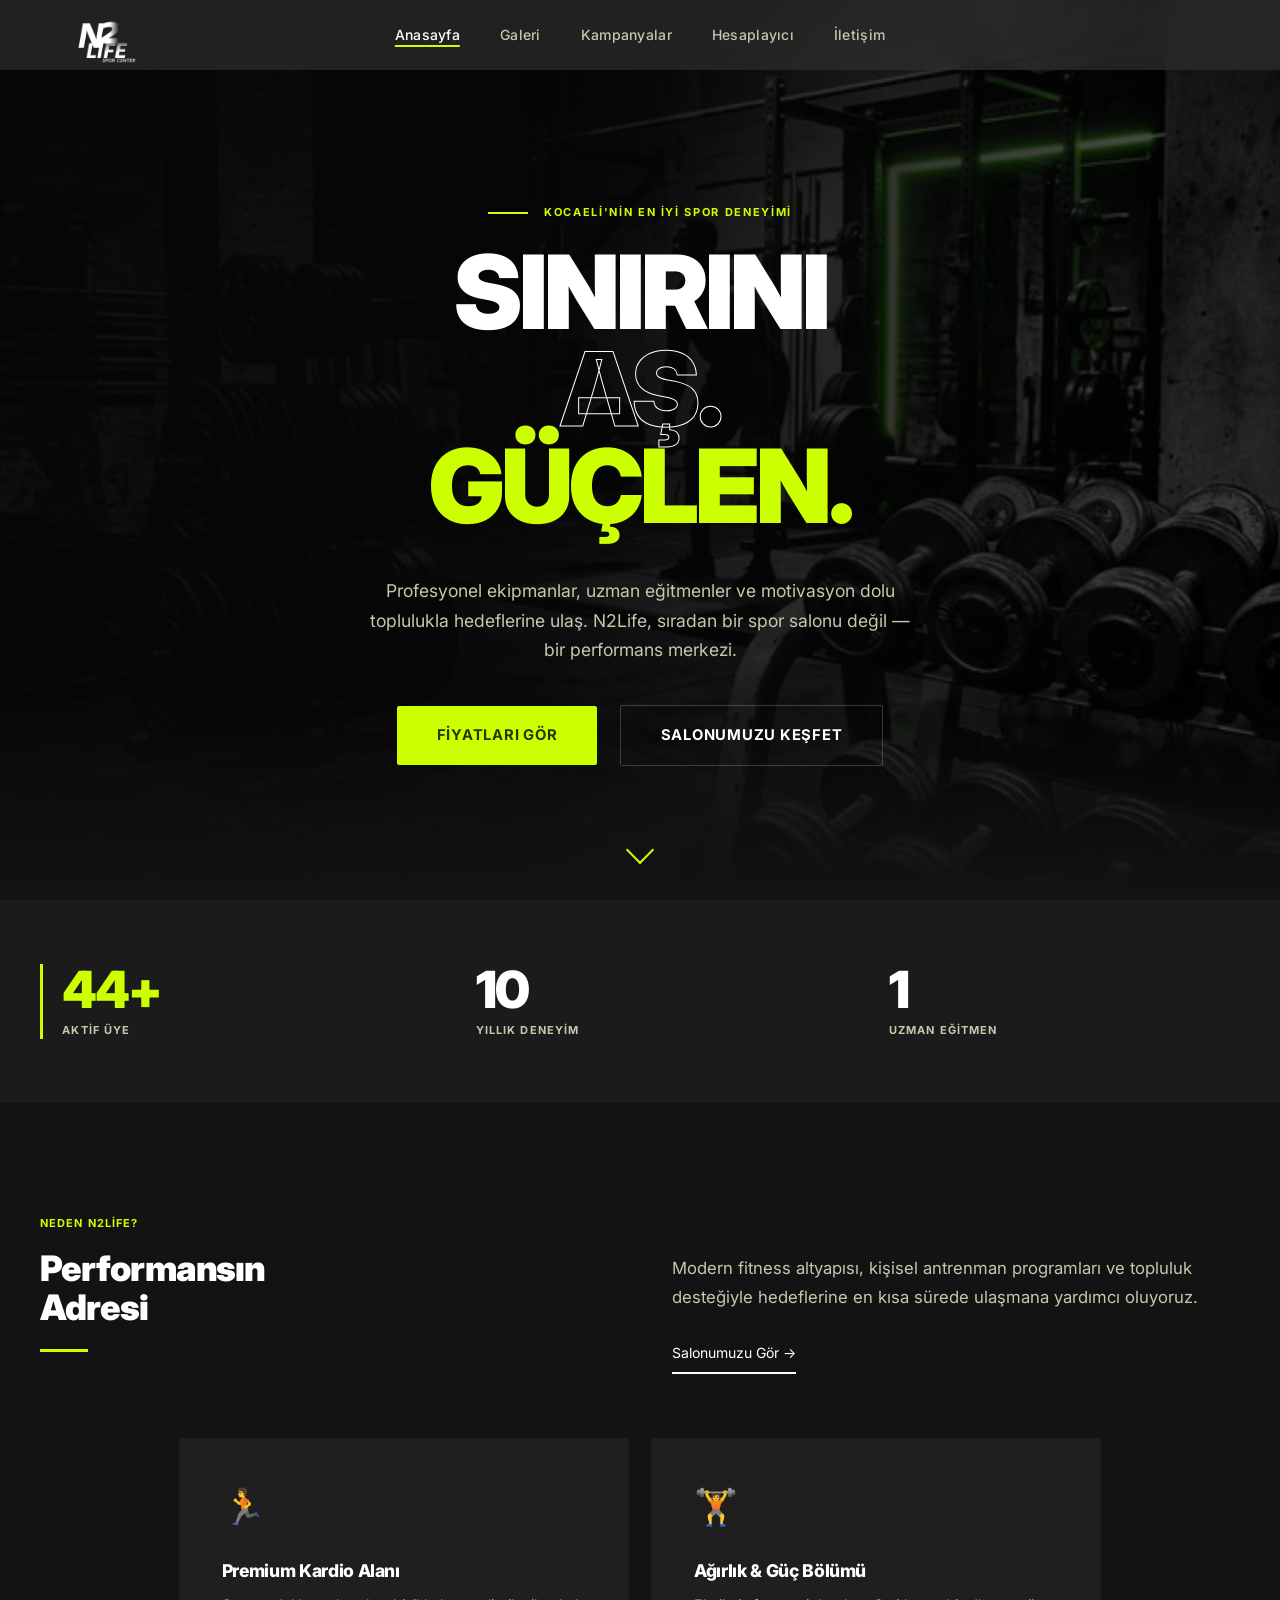
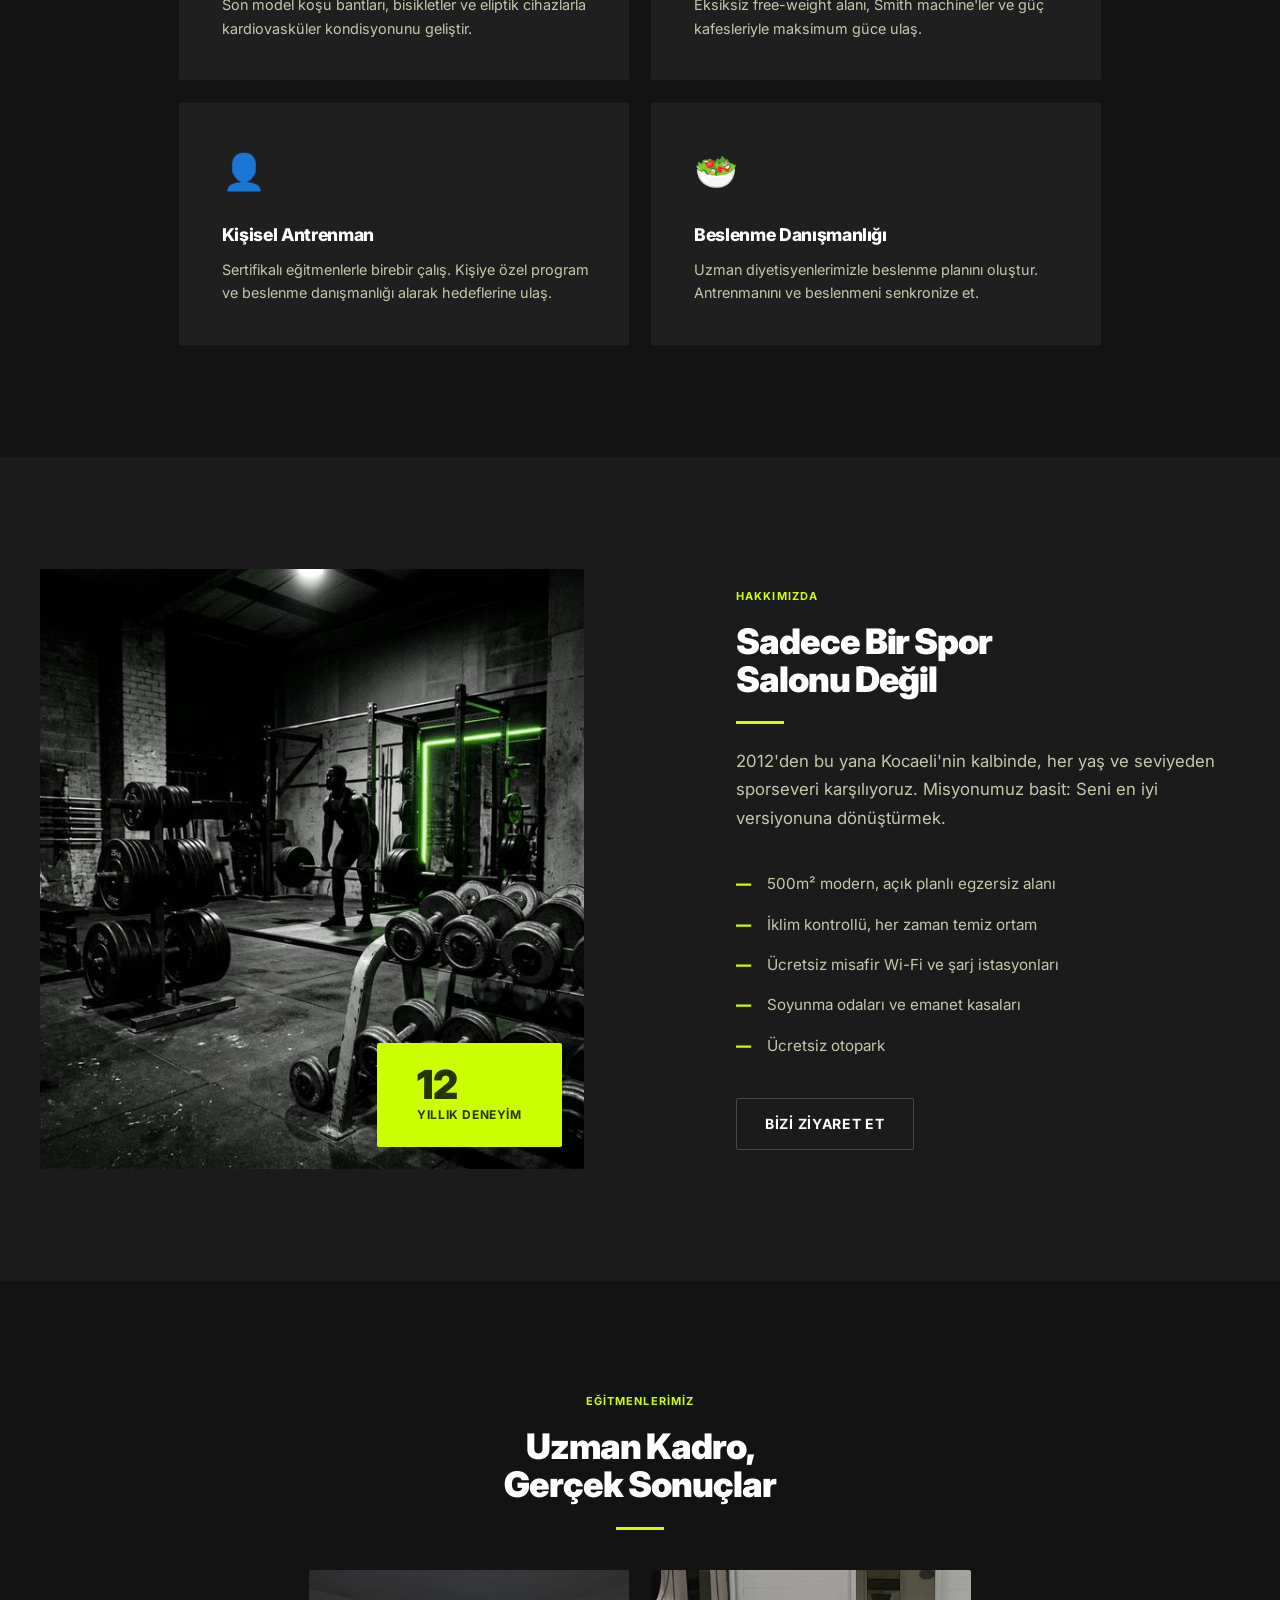
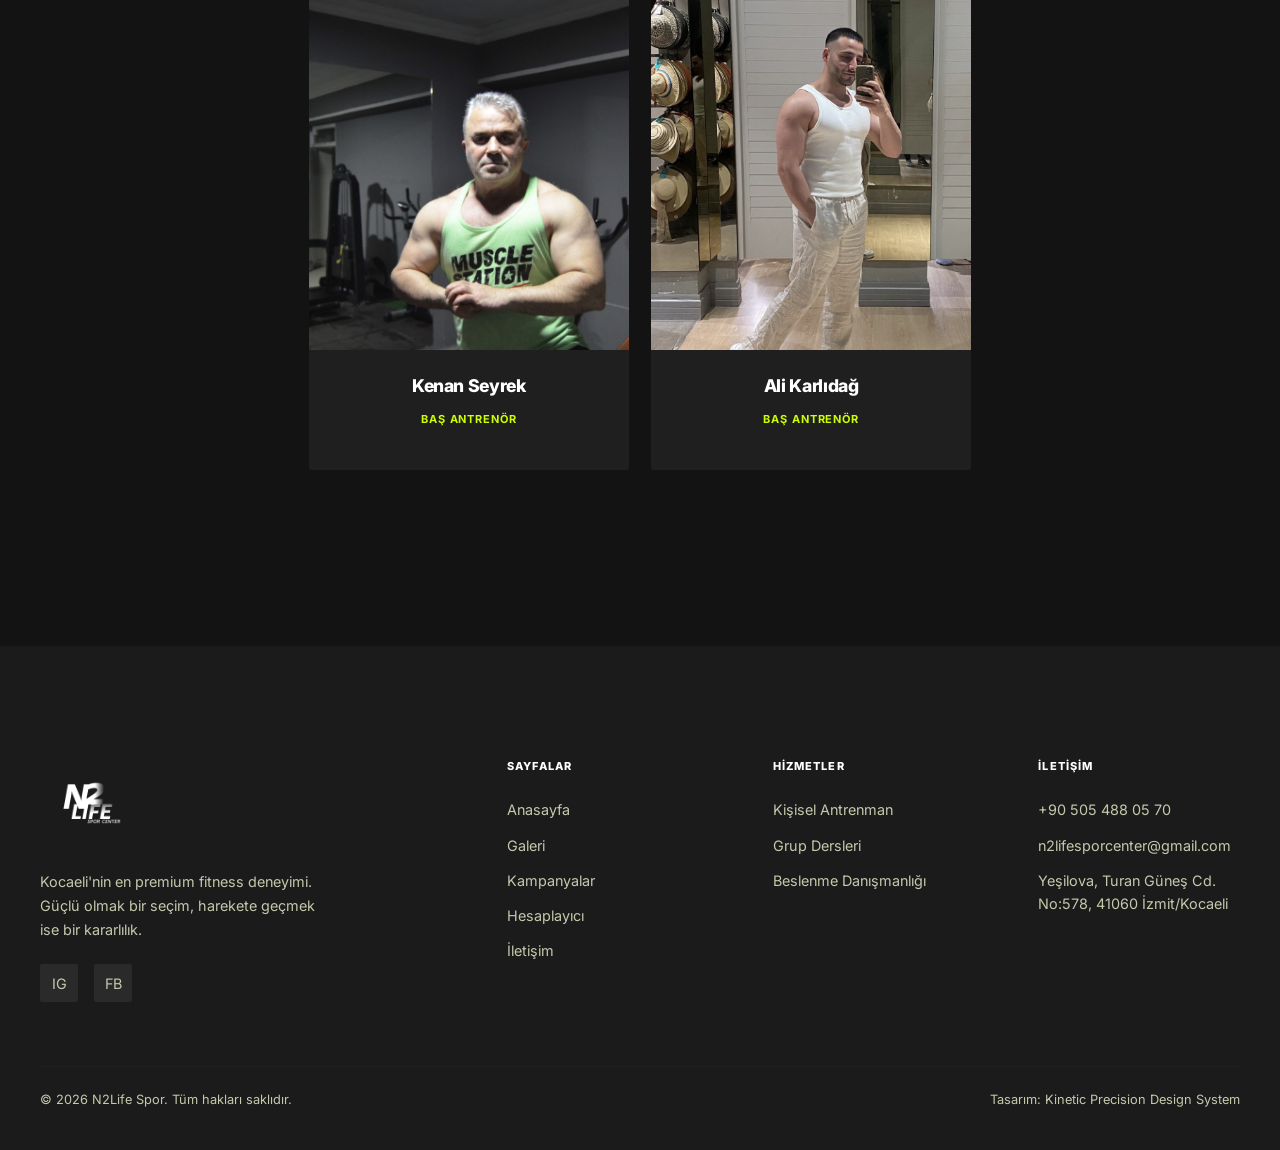
<file: index.html>
<!DOCTYPE html>
<html lang="tr">

<head>
  <meta charset="UTF-8">
  <meta name="viewport" content="width=device-width, initial-scale=1">
  <title>N2Life Spor Salonu | Kocaeli İzmit Premium Fitness</title>
  <meta name="description"
    content="N2Life Spor Salonu – Kocaeli İzmit'in en premium fitness deneyimi. Uzman eğitmenler, en son ekipmanlar ve kişisel antrenman ile hedeflerinize ulaşın.">
  <meta name="keywords"
    content="N2Life, N2Life Spor, Niki Life, Niki spor, N2 Spor, Niki Life Spor Salonu, İzmit Spor Salonu, Kocaeli Spor Salonu, İzmit Fitness, Kocaeli Vücut Geliştirme, Kocaeli Pilates, İzmit Personal Trainer">
  <meta name="robots" content="index, follow">
  <link rel="canonical" href="https://www.n2lifesporcenter.com/">

  <!-- Open Graph -->
  <meta property="og:type" content="website">
  <meta property="og:url" content="https://www.n2lifesporcenter.com/">
  <meta property="og:title" content="N2Life Spor Salonu | Kocaeli İzmit Premium Fitness">
  <meta property="og:description"
    content="N2Life Spor Salonu – Kocaeli İzmit'in en premium fitness deneyimi. Uzman eğitmenler, en son ekipmanlar ve kişisel antrenman ile hedeflerinize ulaşın.">
  <meta property="og:image" content="https://www.n2lifesporcenter.com/img/logo2.png">
  <meta property="og:locale" content="tr_TR">

  <!-- Twitter -->
  <meta property="twitter:card" content="summary_large_image">
  <meta property="twitter:url" content="https://www.n2lifesporcenter.com/">
  <meta property="twitter:title" content="N2Life Spor Salonu | Kocaeli İzmit Premium Fitness">
  <meta property="twitter:description"
    content="N2Life Spor Salonu – Kocaeli İzmit'in en premium fitness deneyimi. Uzman eğitmenler, en son ekipmanlar ve kişisel antrenman ile hedeflerinize ulaşın.">
  <meta property="twitter:image" content="https://www.n2lifesporcenter.com/img/logo2.png">

  <!-- Schema.org -->
  <script type="application/ld+json">
  {
    "@context": "https://schema.org",
    "@type": "HealthClub",
    "name": "N2Life Spor",
    "image": "https://www.n2lifesporcenter.com/img/logo2.png",
    "@id": "",
    "url": "https://www.n2lifesporcenter.com",
    "telephone": "+905054880570",
    "address": {
      "@type": "PostalAddress",
      "streetAddress": "Yeşilova, Turan Güneş Cd. No:578",
      "addressLocality": "İzmit",
      "addressRegion": "Kocaeli",
      "postalCode": "41060",
      "addressCountry": "TR"
    },
    "geo": {
      "@type": "GeoCoordinates",
      "latitude": 40.7816,
      "longitude": 29.9675
    },
    "openingHoursSpecification": [
      {
        "@type": "OpeningHoursSpecification",
        "dayOfWeek": ["Monday", "Tuesday", "Thursday", "Saturday"],
        "opens": "09:30",
        "closes": "23:00"
      },
      {
        "@type": "OpeningHoursSpecification",
        "dayOfWeek": ["Wednesday", "Friday"],
        "opens": "12:00",
        "closes": "23:00"
      },
      {
        "@type": "OpeningHoursSpecification",
        "dayOfWeek": "Sunday",
        "opens": "12:00",
        "closes": "20:00"
      }
    ],
    "sameAs": [
      "https://www.instagram.com/n2lifespor/"
    ]
  }
  </script>
  <link rel="stylesheet" href="css/style.css">
  <link rel="stylesheet" href="css/home.css">
  <link rel="icon" type="image/png" sizes="576x576" href="img/logo2.png">
  <link rel="shortcut icon" type="image/png" sizes="576x576" href="img/logo2.png">
  <link rel="apple-touch-icon" href="img/logo2.png">
</head>

<body>

  <!-- ═══ NAVBAR ═══ -->
  <nav class="navbar" role="navigation" aria-label="Ana navigasyon">
    <a href="index.html" class="nav-logo"><img src="img/N-Photoroom.png" alt="N2Life Spor (Niki Life)"
        style="height: 136px; filter: invert(1) brightness(2);"></a>
    <ul class="nav-links" role="list">
      <li><a href="index.html">Anasayfa</a></li>
      <li><a href="galeri.html">Galeri</a></li>
      <li><a href="kampanyalar.html">Kampanyalar</a></li>
      <li><a href="hesaplayici.html">Hesaplayıcı</a></li>
      <li><a href="iletisim.html">İletişim</a></li>
    </ul>

    <button class="hamburger" aria-label="Menüyü aç/kapat" aria-expanded="false">
      <span></span><span></span><span></span>
    </button>
  </nav>

  <!-- Mobile Menu -->
  <div class="mobile-menu" role="navigation" aria-label="Mobil menü">
    <a href="index.html">Anasayfa</a>
    <a href="galeri.html">Galeri</a>
    <a href="kampanyalar.html">Kampanyalar</a>
    <a href="hesaplayici.html">Hesaplayıcı</a>
    <a href="iletisim.html">İletişim</a>

  </div>

  <!-- ═══ HERO ═══ -->
  <section class="hero" aria-label="Anasayfa hero bölümü">
    <div class="hero-bg"></div>
    <div class="hero-overlay-gradient"></div>
    <div class="hero-content">
      <div class="hero-eyebrow">
        <span class="hero-eyebrow-line"></span>
        <span class="hero-eyebrow-text">Kocaeli'nin En İyi Spor Deneyimi</span>
      </div>
      <h1 class="hero-title">
        SINIRINI<br>
        <span class="outline-text">AŞ.</span><br>
        <span class="accent-word">GÜÇLEN.</span>
      </h1>
      <p class="hero-subtitle">
        Profesyonel ekipmanlar, uzman eğitmenler ve motivasyon dolu toplulukla hedeflerine ulaş. N2Life, sıradan bir
        spor salonu değil — bir performans merkezi.
      </p>
      <div class="hero-actions">
        <a href="kampanyalar.html" class="btn btn-primary btn-lg" id="hero-cta-primary">Fiyatları Gör</a>
        <a href="galeri.html" class="btn btn-secondary btn-lg" id="hero-cta-secondary">Salonumuzu Keşfet</a>
      </div>
    </div>
    <div class="hero-scroll-indicator" aria-hidden="true">
      <div class="scroll-arrow"></div>
    </div>
  </section>

  <!-- ═══ STATS ═══ -->
  <section class="stats-section" aria-label="İstatistikler">
    <div class="stats-inner">
      <div class="stat-card reveal">
        <div class="stat-card-number"><span class="neon" data-count="50">0</span><span class="neon">+</span></div>
        <div class="stat-card-label">Aktif Üye</div>
      </div>
      <div class="stat-card reveal delay-1">
        <div class="stat-card-number"><span data-count="12">0</span></div>
        <div class="stat-card-label">Yıllık Deneyim</div>
      </div>
      <div class="stat-card reveal delay-2">
        <div class="stat-card-number"><span data-count="2">0</span></div>
        <div class="stat-card-label">Uzman Eğitmen</div>
      </div>
    </div>
  </section>

  <!-- ═══ FEATURES ═══ -->
  <section class="features-section" aria-labelledby="features-title">
    <div class="features-inner">
      <div class="features-header">
        <div class="reveal-left">
          <div class="section-label">Neden N2Life?</div>
          <h2 class="section-title" id="features-title">Performansın<br>Adresi</h2>
          <span class="accent-line"></span>
        </div>
        <div class="reveal">
          <p class="section-desc">
            Modern fitness altyapısı, kişisel antrenman programları ve topluluk desteğiyle hedeflerine en kısa sürede
            ulaşmana yardımcı oluyoruz.
          </p>
          <a href="galeri.html" class="btn-tertiary mt-md" style="display:inline-block;">Salonumuzu Gör →</a>
        </div>
      </div>

      <div class="features-grid">
        <div class="feature-card reveal" id="feature-cardio">
          <span class="feature-icon">🏃</span>
          <h3 class="feature-title">Premium Kardio Alanı</h3>
          <p class="feature-text">Son model koşu bantları, bisikletler ve eliptik cihazlarla kardiovasküler kondisyonunu
            geliştir.</p>
        </div>
        <div class="feature-card reveal delay-1" id="feature-weights">
          <span class="feature-icon">🏋️</span>
          <h3 class="feature-title">Ağırlık & Güç Bölümü</h3>
          <p class="feature-text">Eksiksiz free-weight alanı, Smith machine'ler ve güç kafesleriyle maksimum güce ulaş.
          </p>
        </div>
        <div class="feature-card reveal delay-2" id="feature-pt">
          <span class="feature-icon">👤</span>
          <h3 class="feature-title">Kişisel Antrenman</h3>
          <p class="feature-text">Sertifikalı eğitmenlerle birebir çalış. Kişiye özel program ve beslenme danışmanlığı
            alarak hedeflerine ulaş.</p>
        </div>
        <div class="feature-card reveal delay-3" id="feature-nutrition">
          <span class="feature-icon">🥗</span>
          <h3 class="feature-title">Beslenme Danışmanlığı</h3>
          <p class="feature-text">Uzman diyetisyenlerimizle beslenme planını oluştur. Antrenmanını ve beslenmeni
            senkronize et.</p>
        </div>

      </div>
    </div>
  </section>

  <!-- ═══ ABOUT ═══ -->
  <section class="about-section" aria-labelledby="about-title">
    <div class="about-inner">
      <div class="about-image-wrap reveal-left">
        <img src="img/hero.png" alt="N2Life Spor Salonu iç mekanı" loading="lazy">
        <div class="about-image-badge">
          <div class="badge-num">12</div>
          <div class="badge-text">Yıllık Deneyim</div>
        </div>
      </div>
      <div class="about-content reveal">
        <div class="section-label">Hakkımızda</div>
        <h2 class="section-title" id="about-title">Sadece Bir Spor<br>Salonu Değil</h2>
        <span class="accent-line"></span>
        <p class="section-desc">
          2012'den bu yana Kocaeli'nin kalbinde, her yaş ve seviyeden sporseveri karşılıyoruz. Misyonumuz basit: Seni en
          iyi versiyonuna dönüştürmek.
        </p>
        <ul class="about-list">
          <li class="about-list-item">500m² modern, açık planlı egzersiz alanı</li>
          <li class="about-list-item">İklim kontrollü, her zaman temiz ortam</li>
          <li class="about-list-item">Ücretsiz misafir Wi-Fi ve şarj istasyonları</li>
          <li class="about-list-item">Soyunma odaları ve emanet kasaları</li>
          <li class="about-list-item">Ücretsiz otopark</li>
        </ul>
        <a href="iletisim.html" class="btn btn-secondary mt-lg" id="about-contact-btn">Bizi Ziyaret Et</a>
      </div>
    </div>
  </section>

  <!-- ═══ TRAINERS ═══ -->
  <section class="trainers-section" aria-labelledby="trainers-title" style="padding-bottom: var(--space-xl);">
    <div class="trainers-inner">
      <div class="reveal">
        <div class="section-label" style="text-align: center;">Eğitmenlerimiz</div>
        <h2 class="section-title" id="trainers-title" style="text-align: center;">Uzman Kadro,<br>Gerçek Sonuçlar</h2>
        <div style="display:flex; justify-content:center; margin-bottom:var(--space-lg);"><span class="accent-line"
            style="margin: 0 auto;"></span></div>
      </div>
      <div class="trainers-grid"
        style="display: flex; justify-content: center; gap: var(--space-md); margin-top: var(--space-lg);">
        <article class="trainer-card reveal" id="trainer-1" style="max-width: 320px; width: 100%;">
          <img src="img/trainer.jpg" alt="Kenan Seyrek" class="trainer-img" style="height: 380px; object-position: top;"
            loading="lazy">
          <div class="trainer-info" style="text-align: center;">
            <h3 class="trainer-name">Kenan Seyrek</h3>
            <span class="trainer-role">Baş Antrenör</span>
          </div>
        </article>
        <article class="trainer-card reveal" id="trainer-1" style="max-width: 320px; width: 100%;">
          <img src="img/WhatsApp Image 2026-03-29 at 20.59.48.jpeg" alt="Ali Karlıdağ" class="trainer-img"
            style="height: 380px; object-position: top;" loading="lazy">
          <div class="trainer-info" style="text-align: center;">
            <h3 class="trainer-name">Ali Karlıdağ</h3>
            <span class="trainer-role">Baş Antrenör</span>
          </div>
        </article>
      </div>
    </div>
  </section>

  <!-- ═══ FOOTER ═══ -->
  <footer class="footer" role="contentinfo">
    <div class="footer-inner">
      <div class="footer-brand">
        <div class="footer-logo">
          <img src="img/N-Photoroom.png" alt="N2Life Spor (Niki Life)"
            style="height: 136px; filter: invert(1) brightness(2); margin-top: -30px; margin-bottom: -10px; margin-left: -15px;">
        </div>
        <p class="footer-tagline">Kocaeli'nin en premium fitness deneyimi. Güçlü olmak bir seçim, harekete geçmek ise
          bir kararlılık.</p>
        <div class="social-links" aria-label="Sosyal medya linkleri">
          <a href="#" class="social-link" aria-label="Instagram">IG</a>
          <a href="#" class="social-link" aria-label="Facebook">FB</a>
        </div>
      </div>
      <div>
        <h3 class="footer-col-title">Sayfalar</h3>
        <nav class="footer-links" aria-label="Footer navigasyon">
          <a href="index.html">Anasayfa</a>
          <a href="galeri.html">Galeri</a>
          <a href="kampanyalar.html">Kampanyalar</a>
          <a href="hesaplayici.html">Hesaplayıcı</a>
          <a href="iletisim.html">İletişim</a>
        </nav>
      </div>
      <div>
        <h3 class="footer-col-title">Hizmetler</h3>
        <nav class="footer-links" aria-label="Hizmet linkleri">
          <a href="#">Kişisel Antrenman</a>
          <a href="#">Grup Dersleri</a>
          <a href="#">Beslenme Danışmanlığı</a>
        </nav>
      </div>
      <div>
        <h3 class="footer-col-title">İletişim</h3>
        <nav class="footer-links" aria-label="İletişim bilgileri">
          <a href="tel:+90 505 488 05 70">+90 505 488 05 70</a>
          <a href="mailto:n2lifesporcenter@gmail.com">n2lifesporcenter@gmail.com</a>
          <a href="#">Yeşilova, Turan Güneş Cd.<br>No:578, 41060 İzmit/Kocaeli</a>
        </nav>
      </div>
    </div>
    <div class="footer-bottom">
      <span>© 2026 N2Life Spor. Tüm hakları saklıdır.</span>
      <span>Tasarım: Kinetic Precision Design System</span>
    </div>
  </footer>

  <script src="js/main.js"></script>
</body>

</html>
</file>
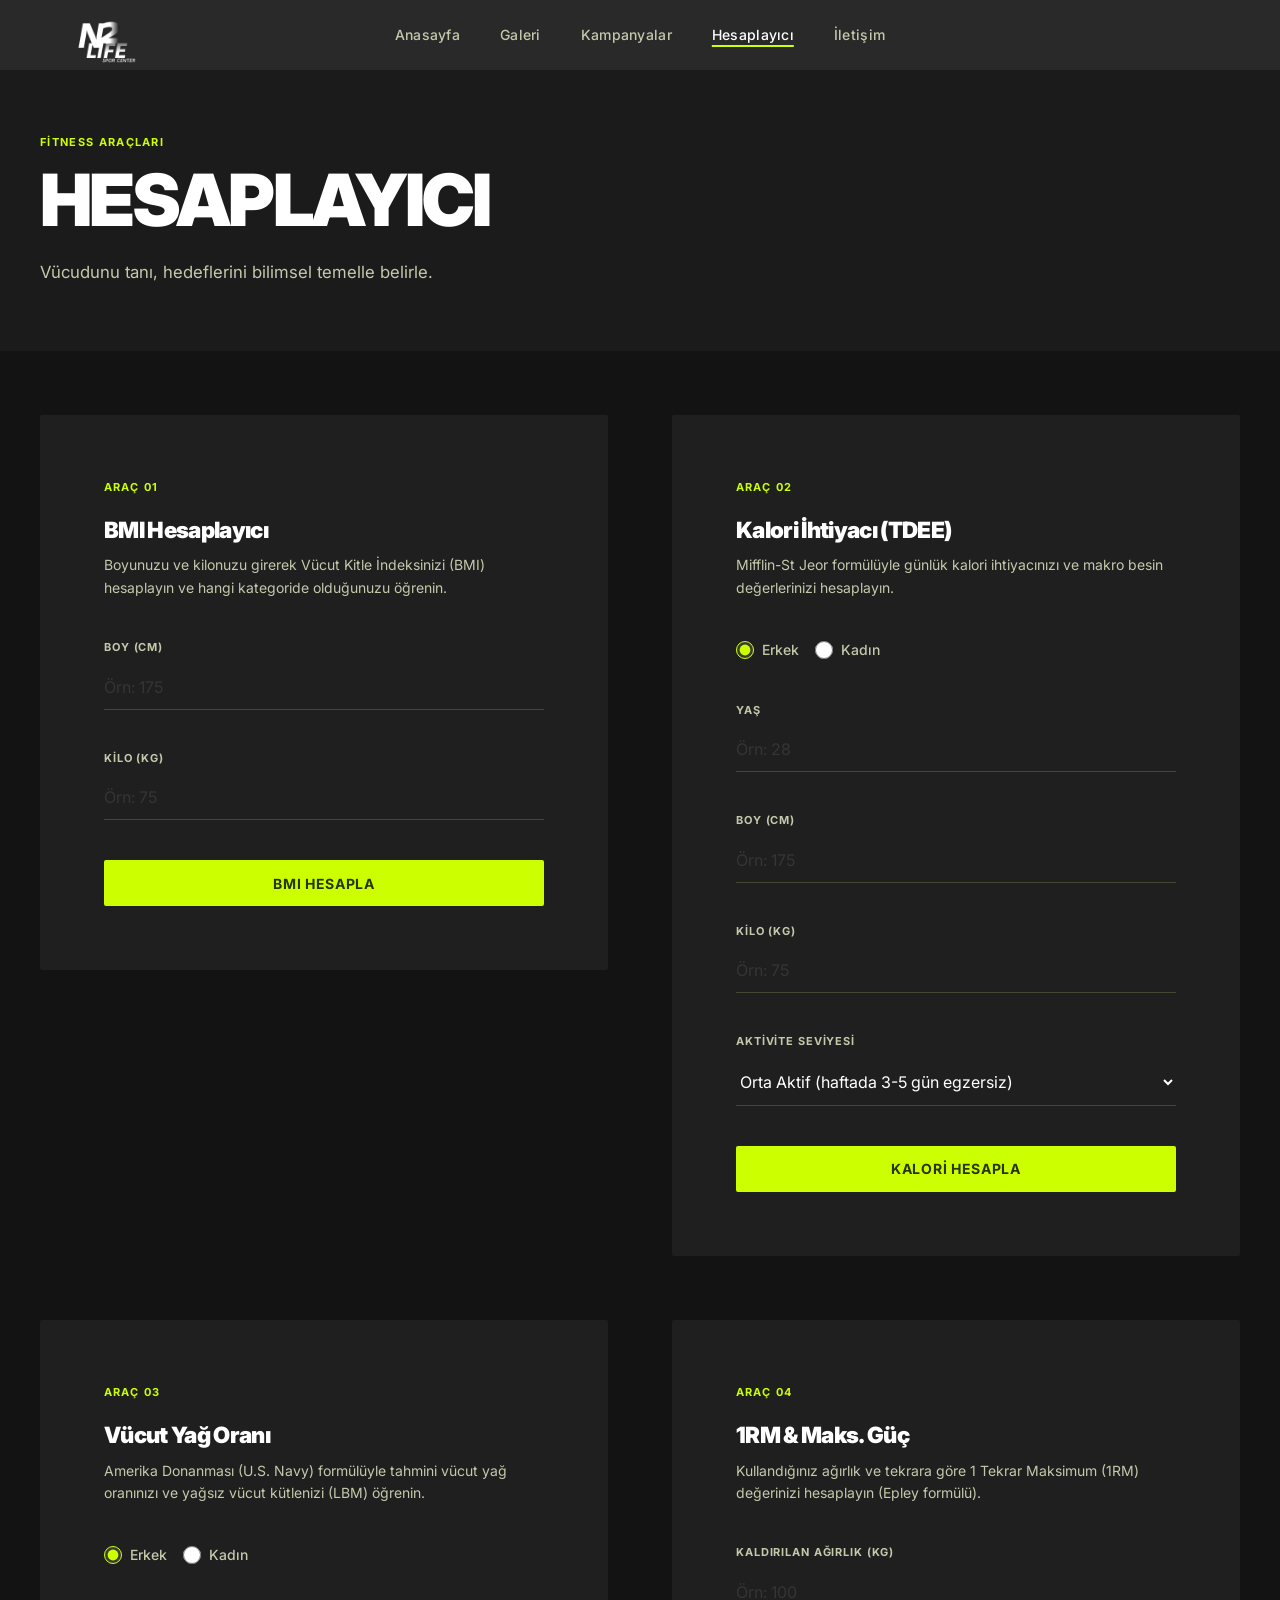
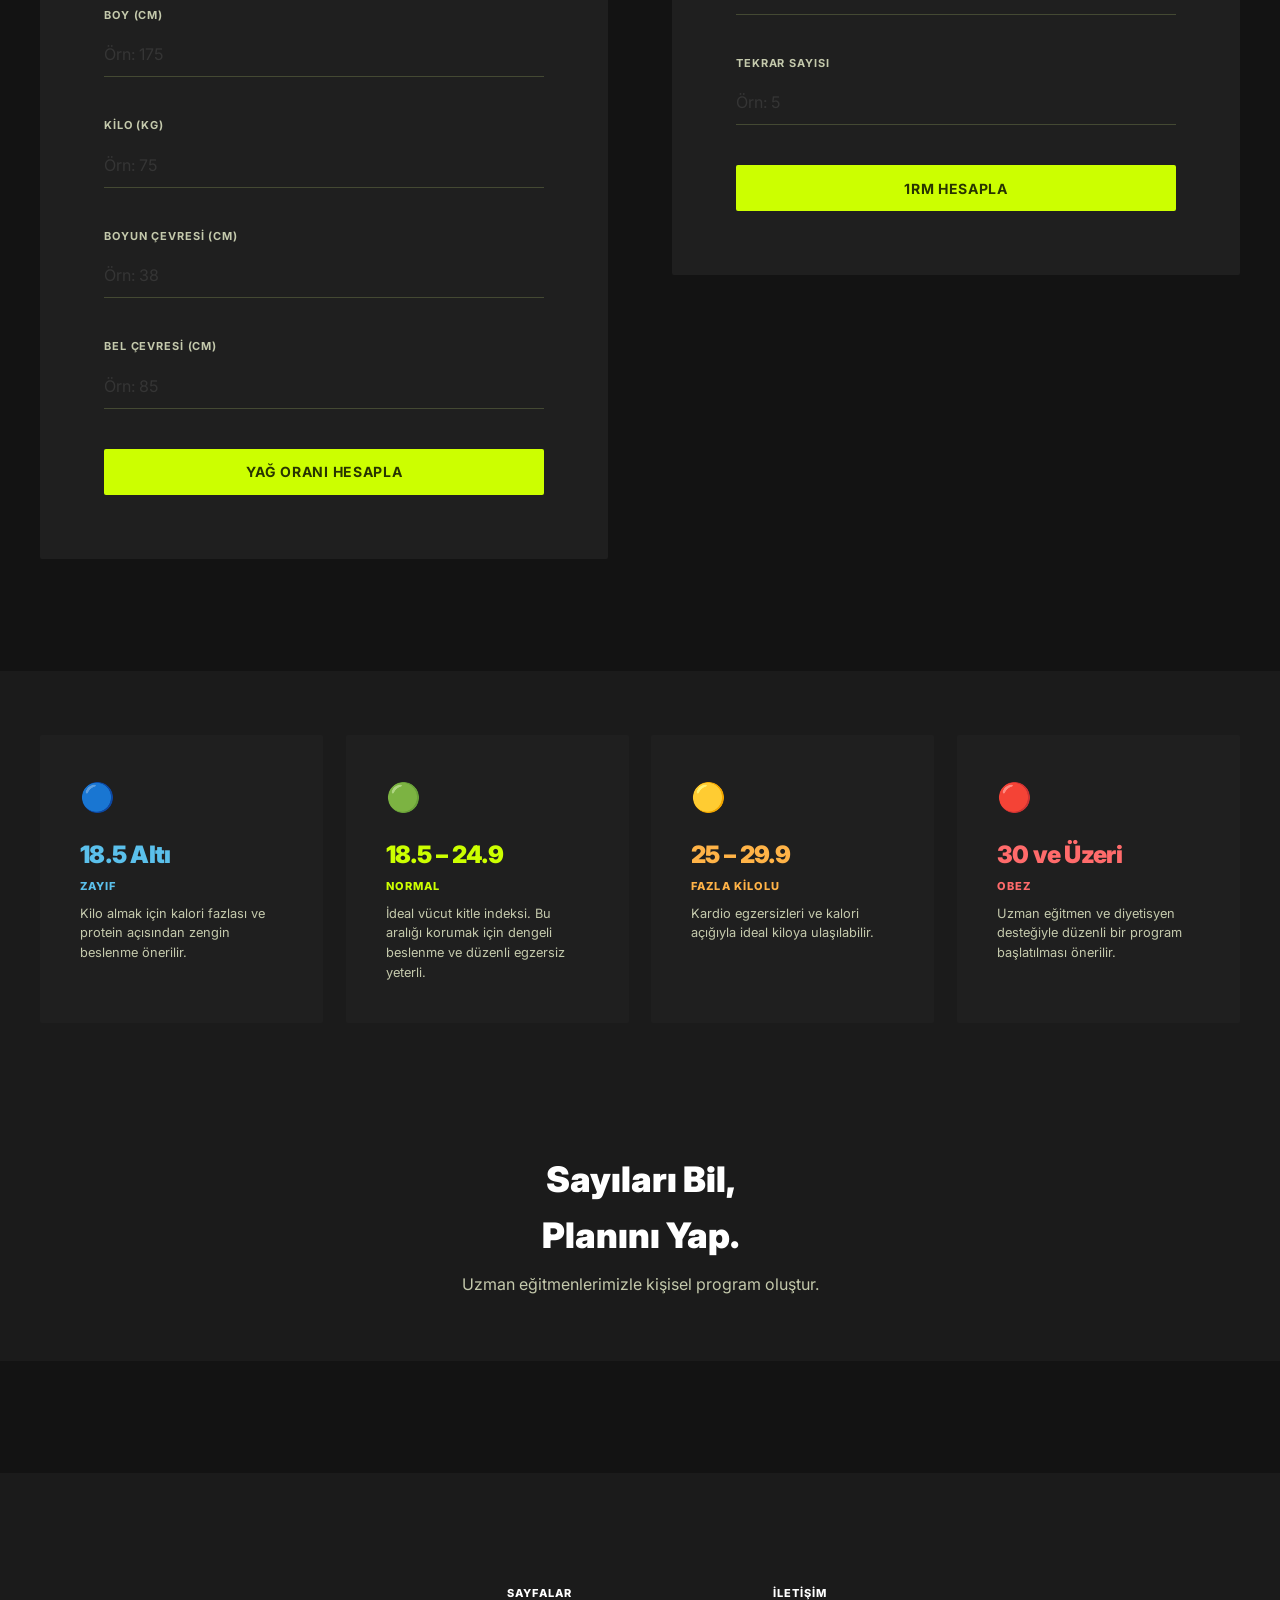
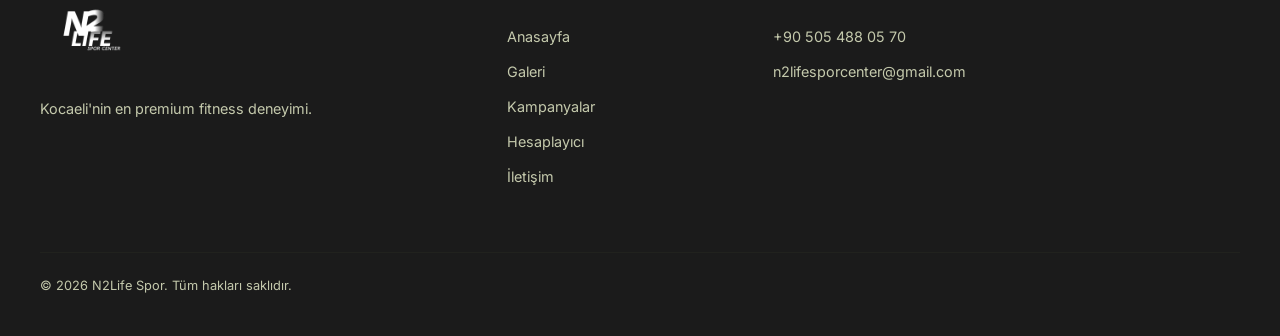
<file: hesaplayici.html>
<!DOCTYPE html>
<html lang="tr">

<head>
  <meta charset="UTF-8">
  <meta name="viewport" content="width=device-width, initial-scale=1">
  <title>Ücretsiz Fitness Hesaplayıcı | BMI, TDEE & 1RM — N2Life</title>
  <meta name="description" content="Ücretsiz online fitness ölçüm araçları. BMI vücut kitle indeksi hesaplayıcı, günlük kalori ihtiyacı (TDEE) ve 1RM (Tekrar Maksimum) hesaplama araçları.">
  <meta name="keywords"
    content="BMI hesaplama, TDEE hesaplama, kalori hesaplama, 1RM hesaplayıcı, vücut kitle indeksi, yağ oranı ölçme, fitness araçları">
  <meta name="robots" content="index, follow">
  <link rel="canonical" href="https://www.n2lifesporcenter.com/hesaplayici.html">
  <meta property="og:type" content="website">
  <meta property="og:url" content="https://www.n2lifesporcenter.com/hesaplayici.html">
  <meta property="og:title" content="Ücretsiz Fitness Hesaplayıcı | BMI, TDEE & 1RM">
  <meta property="og:description" content="BMI vücut kitle indeksi hesaplayıcı, günlük kalori (TDEE) ve 1RM hesaplama araçlarını ücretsiz kullanın.">
  <meta property="og:image" content="https://www.n2lifesporcenter.com/img/logo2.png">
  <meta property="og:locale" content="tr_TR">
  <link rel="stylesheet" href="css/style.css">
  <style>
    .calc-section {
      padding: var(--space-xl) var(--space-lg) var(--space-2xl);
    }

    .calc-inner {
      max-width: 1280px;
      margin: 0 auto;
      display: grid;
      grid-template-columns: 1fr 1fr;
      gap: var(--space-xl);
      align-items: start;
    }

    .calc-card {
      background: var(--surface-container);
      padding: var(--space-xl);
      border-radius: var(--radius-sm);
    }

    .calc-title {
      font-size: 1.4rem;
      font-weight: 900;
      letter-spacing: -0.03em;
      color: var(--primary);
      margin-bottom: 0.4rem;
    }

    .calc-subtitle {
      font-size: 0.875rem;
      color: var(--on-surface-variant);
      margin-bottom: var(--space-lg);
      line-height: 1.6;
    }

    /* BMI Gauge */
    .bmi-gauge {
      position: relative;
      height: 12px;
      border-radius: 6px;
      background: linear-gradient(to right, #5BC0EB 0%, #CCFF00 35%, #FFB347 65%, #FF6B6B 100%);
      margin: var(--space-lg) 0 var(--space-sm);
    }

    .bmi-needle {
      position: absolute;
      top: -4px;
      left: 20%;
      width: 4px;
      height: 20px;
      background: var(--primary);
      border-radius: 2px;
      transition: left 0.6s cubic-bezier(.22, .68, 0, 1.2);
      transform: translateX(-50%);
    }

    .bmi-gauge-labels {
      display: flex;
      justify-content: space-between;
      font-size: 0.65rem;
      font-weight: 700;
      letter-spacing: 0.05em;
      text-transform: uppercase;
      color: var(--on-surface-variant);
      margin-top: 0.5rem;
    }

    /* Result box */
    .result-box {
      display: none;
      background: var(--surface-high);
      padding: var(--space-lg);
      border-radius: var(--radius-sm);
      margin-top: var(--space-lg);
      border-left: 3px solid var(--accent);
    }

    .result-number {
      font-size: 4rem;
      font-weight: 900;
      letter-spacing: -0.05em;
      line-height: 1;
      color: var(--accent);
    }

    .result-label {
      font-size: var(--label-sm);
      font-weight: 700;
      letter-spacing: 0.1em;
      text-transform: uppercase;
      color: var(--on-surface-variant);
      margin-top: 0.25rem;
    }

    .result-category {
      font-size: 1rem;
      font-weight: 700;
      margin-top: var(--space-sm);
    }

    /* TDEE Result */
    .tdee-result {
      display: none;
      margin-top: var(--space-lg);
    }

    .tdee-main {
      display: flex;
      align-items: flex-end;
      gap: 0.5rem;
      margin-bottom: var(--space-lg);
    }

    .tdee-cal {
      font-size: 4.5rem;
      font-weight: 900;
      letter-spacing: -0.05em;
      line-height: 1;
      color: var(--accent);
    }

    .tdee-unit {
      font-size: 1rem;
      color: var(--on-surface-variant);
      margin-bottom: 0.75rem;
    }

    .macro-grid {
      display: grid;
      grid-template-columns: repeat(3, 1fr);
      gap: var(--space-sm);
    }

    .macro-item {
      background: var(--surface-container);
      padding: var(--space-sm) var(--space-md);
      border-radius: var(--radius-sm);
    }

    .macro-val {
      font-size: 1.5rem;
      font-weight: 900;
      letter-spacing: -0.03em;
      color: var(--primary);
    }

    .macro-name {
      font-size: var(--label-sm);
      font-weight: 700;
      letter-spacing: 0.08em;
      text-transform: uppercase;
      color: var(--on-surface-variant);
    }

    .macro-bar-wrap {
      height: 4px;
      background: var(--surface-highest);
      border-radius: 2px;
      margin-top: 0.5rem;
    }

    .macro-bar {
      height: 4px;
      border-radius: 2px;
      width: 0;
      transition: width 0.8s ease;
    }

    #bar-protein {
      background: #CCFF00;
    }

    #bar-carbs {
      background: #5BC0EB;
    }

    #bar-fat {
      background: #FFB347;
    }

    /* Info cards */
    .info-cards {
      padding: var(--space-xl) var(--space-lg);
      background: var(--surface-low);
    }

    .info-cards-inner {
      max-width: 1280px;
      margin: 0 auto;
      display: grid;
      grid-template-columns: repeat(4, 1fr);
      gap: var(--space-md);
    }

    .info-card {
      background: var(--surface-container);
      padding: var(--space-lg);
      border-radius: var(--radius-sm);
      text-align: left;
      transition: background 0.2s, transform 0.25s;
    }

    .info-card:hover {
      background: var(--surface-high);
      transform: translateY(-4px);
    }

    .info-card-icon {
      font-size: 1.75rem;
      margin-bottom: var(--space-sm);
    }

    .info-card-range {
      font-size: 1.5rem;
      font-weight: 900;
      letter-spacing: -0.03em;
      color: var(--primary);
      margin-bottom: 0.25rem;
    }

    .info-card-name {
      font-size: var(--label-sm);
      font-weight: 800;
      letter-spacing: 0.1em;
      text-transform: uppercase;
      margin-bottom: 0.5rem;
    }

    .info-card-desc {
      font-size: 0.8rem;
      color: var(--on-surface-variant);
      line-height: 1.55;
    }

    /* Radio group */
    .radio-group {
      display: flex;
      gap: var(--space-sm);
      margin-bottom: var(--space-lg);
    }

    .radio-option {
      display: flex;
      align-items: center;
      gap: 0.5rem;
      cursor: pointer;
    }

    .radio-option input {
      accent-color: var(--accent);
      width: 18px;
      height: 18px;
    }

    .radio-option span {
      font-size: 0.875rem;
      color: var(--on-surface-variant);
      font-weight: 500;
    }

    @media (max-width: 900px) {
      .calc-inner {
        grid-template-columns: 1fr;
      }

      .info-cards-inner {
        grid-template-columns: repeat(2, 1fr);
      }

      .macro-grid {
        grid-template-columns: 1fr;
      }
    }

    @media (max-width: 480px) {
      .info-cards-inner {
        grid-template-columns: 1fr;
      }
    }
  </style>
  <link rel="icon" type="image/png" sizes="576x576" href="img/logo2.png">
  <link rel="shortcut icon" type="image/png" sizes="576x576" href="img/logo2.png">
  <link rel="apple-touch-icon" href="img/logo2.png">
</head>

<body>

  <!-- NAVBAR -->
  <nav class="navbar" role="navigation" aria-label="Ana navigasyon">
    <a href="index.html" class="nav-logo"><img src="img/N-Photoroom.png" alt="N2Life Spor (Niki Life)"
        style="height: 136px; filter: invert(1) brightness(2);"></a>
    <ul class="nav-links" role="list">
      <li><a href="index.html">Anasayfa</a></li>
      <li><a href="galeri.html">Galeri</a></li>
      <li><a href="kampanyalar.html">Kampanyalar</a></li>
      <li><a href="hesaplayici.html">Hesaplayıcı</a></li>
      <li><a href="iletisim.html">İletişim</a></li>
    </ul>
    <button class="hamburger" aria-label="Menüyü aç/kapat"><span></span><span></span><span></span></button>
  </nav>
  <div class="mobile-menu" role="navigation">
    <a href="index.html">Anasayfa</a>
    <a href="galeri.html">Galeri</a>
    <a href="kampanyalar.html">Kampanyalar</a>
    <a href="hesaplayici.html">Hesaplayıcı</a>
    <a href="iletisim.html">İletişim</a>
  </div>

  <!-- PAGE HERO -->
  <div class="page-hero">
    <div class="page-hero-inner">
      <div class="page-hero-label">Fitness Araçları</div>
      <h1 class="page-hero-title reveal">HESAPLAYICI</h1>
      <p class="section-desc mt-md reveal delay-1">Vücudunu tanı, hedeflerini bilimsel temelle belirle.</p>
    </div>
  </div>

  <!-- CALCULATORS -->
  <section class="calc-section" aria-label="Hesaplayıcılar">
    <div class="calc-inner">

      <!-- BMI -->
      <div class="calc-card reveal" id="bmi-calc-card">
        <div class="section-label">Araç 01</div>
        <h2 class="calc-title">BMI Hesaplayıcı</h2>
        <p class="calc-subtitle">Boyunuzu ve kilonuzu girerek Vücut Kitle İndeksinizi (BMI) hesaplayın ve hangi
          kategoride olduğunuzu öğrenin.</p>

        <form id="bmi-form" novalidate>
          <div class="form-group">
            <label class="form-label" for="bmi-height">Boy (cm)</label>
            <input class="form-input" type="number" id="bmi-height" min="100" max="250" placeholder="Örn: 175" required>
          </div>
          <div class="form-group">
            <label class="form-label" for="bmi-weight">Kilo (kg)</label>
            <input class="form-input" type="number" id="bmi-weight" min="30" max="300" placeholder="Örn: 75" required>
          </div>
          <button type="submit" class="btn btn-primary" id="bmi-submit-btn"
            style="width:100%;justify-content:center;">BMI Hesapla</button>
        </form>

        <div class="result-box" id="bmi-result">
          <div class="result-number" id="bmi-value">—</div>
          <div class="result-label">Vücut Kitle İndeksi</div>
          <div class="bmi-gauge">
            <div class="bmi-needle" id="bmi-needle"></div>
          </div>
          <div class="bmi-gauge-labels">
            <span>Zayıf</span>
            <span>Normal</span>
            <span>Fazla</span>
            <span>Obez</span>
          </div>
          <div class="result-category mt-sm" id="bmi-category">—</div>
        </div>
      </div>

      <!-- TDEE -->
      <div class="calc-card reveal delay-2" id="tdee-calc-card">
        <div class="section-label">Araç 02</div>
        <h2 class="calc-title">Kalori İhtiyacı (TDEE)</h2>
        <p class="calc-subtitle">Mifflin-St Jeor formülüyle günlük kalori ihtiyacınızı ve makro besin değerlerinizi
          hesaplayın.</p>

        <form id="tdee-form" novalidate>
          <div class="radio-group" role="group" aria-label="Cinsiyet seçimi">
            <label class="radio-option">
              <input type="radio" name="tdee-gender" id="tdee-gender" value="male" checked>
              <span>Erkek</span>
            </label>
            <label class="radio-option">
              <input type="radio" name="tdee-gender" value="female">
              <span>Kadın</span>
            </label>
          </div>
          <div class="form-group">
            <label class="form-label" for="tdee-age">Yaş</label>
            <input class="form-input" type="number" id="tdee-age" min="15" max="99" placeholder="Örn: 28" required>
          </div>
          <div class="form-group">
            <label class="form-label" for="tdee-height">Boy (cm)</label>
            <input class="form-input" type="number" id="tdee-height" min="100" max="250" placeholder="Örn: 175"
              required>
          </div>
          <div class="form-group">
            <label class="form-label" for="tdee-weight">Kilo (kg)</label>
            <input class="form-input" type="number" id="tdee-weight" min="30" max="300" placeholder="Örn: 75" required>
          </div>
          <div class="form-group">
            <label class="form-label" for="tdee-activity">Aktivite Seviyesi</label>
            <select class="form-select" id="tdee-activity" required>
              <option value="1.2">Hareketsiz (masa başı iş, az egzersiz)</option>
              <option value="1.375">Az Aktif (haftada 1-3 gün egzersiz)</option>
              <option value="1.55" selected>Orta Aktif (haftada 3-5 gün egzersiz)</option>
              <option value="1.725">Çok Aktif (haftada 6-7 gün yoğun antrenman)</option>
              <option value="1.9">Ekstra Aktif (günde 2x antrenman veya fiziksel iş)</option>
            </select>
          </div>
          <button type="submit" class="btn btn-primary" id="tdee-submit-btn"
            style="width:100%;justify-content:center;">Kalori Hesapla</button>
        </form>

        <div class="tdee-result" id="tdee-result">
          <div class="result-label">Günlük Kalori İhtiyacınız</div>
          <div class="tdee-main">
            <span class="tdee-cal" id="tdee-calories">—</span>
            <span class="tdee-unit">kcal/gün</span>
          </div>
          <div class="macro-grid">
            <div class="macro-item">
              <div class="macro-val" id="tdee-protein">—</div>
              <div class="macro-name">Protein</div>
              <div class="macro-bar-wrap">
                <div class="macro-bar" id="bar-protein"></div>
              </div>
            </div>
            <div class="macro-item">
              <div class="macro-val" id="tdee-carbs">—</div>
              <div class="macro-name">Karbonhidrat</div>
              <div class="macro-bar-wrap">
                <div class="macro-bar" id="bar-carbs"></div>
              </div>
            </div>
            <div class="macro-item">
              <div class="macro-val" id="tdee-fat">—</div>
              <div class="macro-name">Yağ</div>
              <div class="macro-bar-wrap">
                <div class="macro-bar" id="bar-fat"></div>
              </div>
            </div>
          </div>
        </div>
      </div>

      <!-- FAT PERCENTAGE -->
      <div class="calc-card reveal" id="fat-calc-card">
        <div class="section-label">Araç 03</div>
        <h2 class="calc-title">Vücut Yağ Oranı</h2>
        <p class="calc-subtitle">Amerika Donanması (U.S. Navy) formülüyle tahmini vücut yağ oranınızı ve yağsız vücut
          kütlenizi (LBM) öğrenin.</p>

        <form id="fat-form" novalidate>
          <div class="radio-group" role="group" aria-label="Cinsiyet seçimi">
            <label class="radio-option">
              <input type="radio" name="fat-gender" id="fat-gender-male" value="male" checked>
              <span>Erkek</span>
            </label>
            <label class="radio-option">
              <input type="radio" name="fat-gender" id="fat-gender-female" value="female">
              <span>Kadın</span>
            </label>
          </div>
          <div class="form-group">
            <label class="form-label" for="fat-height">Boy (cm)</label>
            <input class="form-input" type="number" id="fat-height" min="100" max="250" placeholder="Örn: 175" required>
          </div>
          <div class="form-group">
            <label class="form-label" for="fat-weight">Kilo (kg)</label>
            <input class="form-input" type="number" id="fat-weight" min="30" max="300" placeholder="Örn: 75" required>
          </div>
          <div class="form-group">
            <label class="form-label" for="fat-neck">Boyun Çevresi (cm)</label>
            <input class="form-input" type="number" id="fat-neck" min="20" max="80" placeholder="Örn: 38" required>
          </div>
          <div class="form-group">
            <label class="form-label" for="fat-waist">Bel Çevresi (cm)</label>
            <input class="form-input" type="number" id="fat-waist" min="40" max="200" placeholder="Örn: 85" required>
          </div>
          <div class="form-group" id="fat-hip-group" style="display: none;">
            <label class="form-label" for="fat-hip">Kalça Çevresi (cm)</label>
            <input class="form-input" type="number" id="fat-hip" min="40" max="250" placeholder="Örn: 100">
          </div>
          <button type="submit" class="btn btn-primary" id="fat-submit-btn"
            style="width:100%;justify-content:center;">Yağ Oranı Hesapla</button>
        </form>

        <div class="result-box" id="fat-result">
          <div class="result-number"><span id="fat-value">—</span>%</div>
          <div class="result-label">Tahmini Yağ Oranı</div>
          <div class="result-category mt-sm" id="fat-category">—</div>
          <div style="margin-top: 1rem; padding-top: 1rem; border-top: 1px solid var(--outline-variant);">
            <div class="result-label">Yağsız Vücut Kütlesi</div>
            <div class="result-category" id="fat-lean-mass" style="color: var(--primary); font-size: 1.2rem;">—</div>
          </div>
        </div>
      </div>

      <!-- 1RM -->
      <div class="calc-card reveal delay-2" id="onerm-calc-card">
        <div class="section-label">Araç 04</div>
        <h2 class="calc-title">1RM & Maks. Güç</h2>
        <p class="calc-subtitle">Kullandığınız ağırlık ve tekrara göre 1 Tekrar Maksimum (1RM) değerinizi hesaplayın
          (Epley formülü).</p>

        <form id="onerm-form" novalidate>
          <div class="form-group">
            <label class="form-label" for="onerm-weight">Kaldırılan Ağırlık (kg)</label>
            <input class="form-input" type="number" id="onerm-weight" min="1" max="500" placeholder="Örn: 100" required>
          </div>
          <div class="form-group">
            <label class="form-label" for="onerm-reps">Tekrar Sayısı</label>
            <input class="form-input" type="number" id="onerm-reps" min="1" max="30" placeholder="Örn: 5" required>
          </div>
          <button type="submit" class="btn btn-primary" id="onerm-submit-btn"
            style="width:100%;justify-content:center;">1RM Hesapla</button>
        </form>

        <div class="result-box" id="onerm-result">
          <div class="result-number"><span id="onerm-value">—</span> <span
              style="font-size: 1.5rem; color: var(--on-surface-variant);">kg</span></div>
          <div class="result-label">1 Tekrar Maksimum (1RM)</div>

          <div style="margin-top: 1rem; padding-top: 1rem; border-top: 1px solid var(--outline-variant);">
            <div class="result-label" style="margin-bottom: 0.5rem;">Antrenman Yüzdeleri</div>
            <div
              style="display: grid; grid-template-columns: 1fr 1fr; gap: 0.5rem; font-size: 0.85rem; color: var(--on-surface-variant);">
              <div>%95 (~2 Tk): <span id="onerm-95" style="color: var(--primary); font-weight: 700;">—</span></div>
              <div>%90 (~4 Tk): <span id="onerm-90" style="color: var(--primary); font-weight: 700;">—</span></div>
              <div>%85 (~6 Tk): <span id="onerm-85" style="color: var(--primary); font-weight: 700;">—</span></div>
              <div>%80 (~8 Tk): <span id="onerm-80" style="color: var(--primary); font-weight: 700;">—</span></div>
              <div>%75 (~10 Tk): <span id="onerm-75" style="color: var(--primary); font-weight: 700;">—</span></div>
              <div>%70 (~12 Tk): <span id="onerm-70" style="color: var(--primary); font-weight: 700;">—</span></div>
            </div>
          </div>
        </div>
      </div>

    </div>
  </section>

  <!-- BMI INFO CARDS -->
  <section class="info-cards" aria-label="BMI kategorileri">
    <div class="info-cards-inner">
      <div class="info-card reveal">
        <div class="info-card-icon">🔵</div>
        <div class="info-card-range" style="color:#5BC0EB;">18.5 Altı</div>
        <div class="info-card-name" style="color:#5BC0EB;">Zayıf</div>
        <p class="info-card-desc">Kilo almak için kalori fazlası ve protein açısından zengin beslenme önerilir.</p>
      </div>
      <div class="info-card reveal delay-1">
        <div class="info-card-icon">🟢</div>
        <div class="info-card-range" style="color:var(--accent);">18.5 – 24.9</div>
        <div class="info-card-name" style="color:var(--accent);">Normal</div>
        <p class="info-card-desc">İdeal vücut kitle indeksi. Bu aralığı korumak için dengeli beslenme ve düzenli
          egzersiz yeterli.</p>
      </div>
      <div class="info-card reveal delay-2">
        <div class="info-card-icon">🟡</div>
        <div class="info-card-range" style="color:#FFB347;">25 – 29.9</div>
        <div class="info-card-name" style="color:#FFB347;">Fazla Kilolu</div>
        <p class="info-card-desc">Kardio egzersizleri ve kalori açığıyla ideal kiloya ulaşılabilir.</p>
      </div>
      <div class="info-card reveal delay-3">
        <div class="info-card-icon">🔴</div>
        <div class="info-card-range" style="color:#FF6B6B;">30 ve Üzeri</div>
        <div class="info-card-name" style="color:#FF6B6B;">Obez</div>
        <p class="info-card-desc">Uzman eğitmen ve diyetisyen desteğiyle düzenli bir program başlatılması önerilir.</p>
      </div>
    </div>
  </section>

  <!-- CTA -->
  <section class="cta-banner" aria-label="Kişisel program çağrısı"
    style="padding: var(--space-xl) var(--space-lg); display: flex; justify-content: center; align-items: center; background: var(--surface-low);">
    <div class="cta-banner-inner"
      style="display:flex;flex-direction:column;align-items:center;text-align:center;gap:var(--space-lg);">
      <div>
        <h2 class="cta-banner-title" style="font-size: var(--headline-lg); font-weight: 900; margin-bottom: 0.5rem;">
          Sayıları Bil,<br>Planını Yap.</h2>
        <p class="cta-banner-sub" style="color: var(--on-surface-variant);">Uzman eğitmenlerimizle kişisel program
          oluştur.</p>
      </div>
    </div>
  </section>

  <!-- FOOTER -->
  <footer class="footer" role="contentinfo">
    <div class="footer-inner">
      <div class="footer-brand">
        <div class="footer-logo">
          <img src="img/N-Photoroom.png" alt="N2Life Spor (Niki Life)"
            style="height: 136px; filter: invert(1) brightness(2); margin-top: -30px; margin-bottom: -10px; margin-left: -15px;">
        </div>
        <p class="footer-tagline">Kocaeli'nin en premium fitness deneyimi.</p>
      </div>
      <div>
        <h3 class="footer-col-title">Sayfalar</h3>
        <nav class="footer-links">
          <a href="index.html">Anasayfa</a>
          <a href="galeri.html">Galeri</a>
          <a href="kampanyalar.html">Kampanyalar</a>
          <a href="hesaplayici.html">Hesaplayıcı</a>
          <a href="iletisim.html">İletişim</a>
        </nav>
      </div>
      <div>
        <h3 class="footer-col-title">İletişim</h3>
        <nav class="footer-links">
          <a href="tel:+90 505 488 05 70">+90 505 488 05 70</a>
          <a href="mailto:n2lifesporcenter@gmail.com">n2lifesporcenter@gmail.com</a>
        </nav>
      </div>
    </div>
    <div class="footer-bottom">
      <span>© 2026 N2Life Spor. Tüm hakları saklıdır.</span>
    </div>
  </footer>

  <script src="js/main.js"></script>
  <script>
    if (window.initBMICalculator) window.initBMICalculator();
    if (window.initTDEECalculator) window.initTDEECalculator();
    if (window.initFatCalculator) window.initFatCalculator();
    if (window.initOneRMCalculator) window.initOneRMCalculator();
  </script>
</body>

</html>
</file>
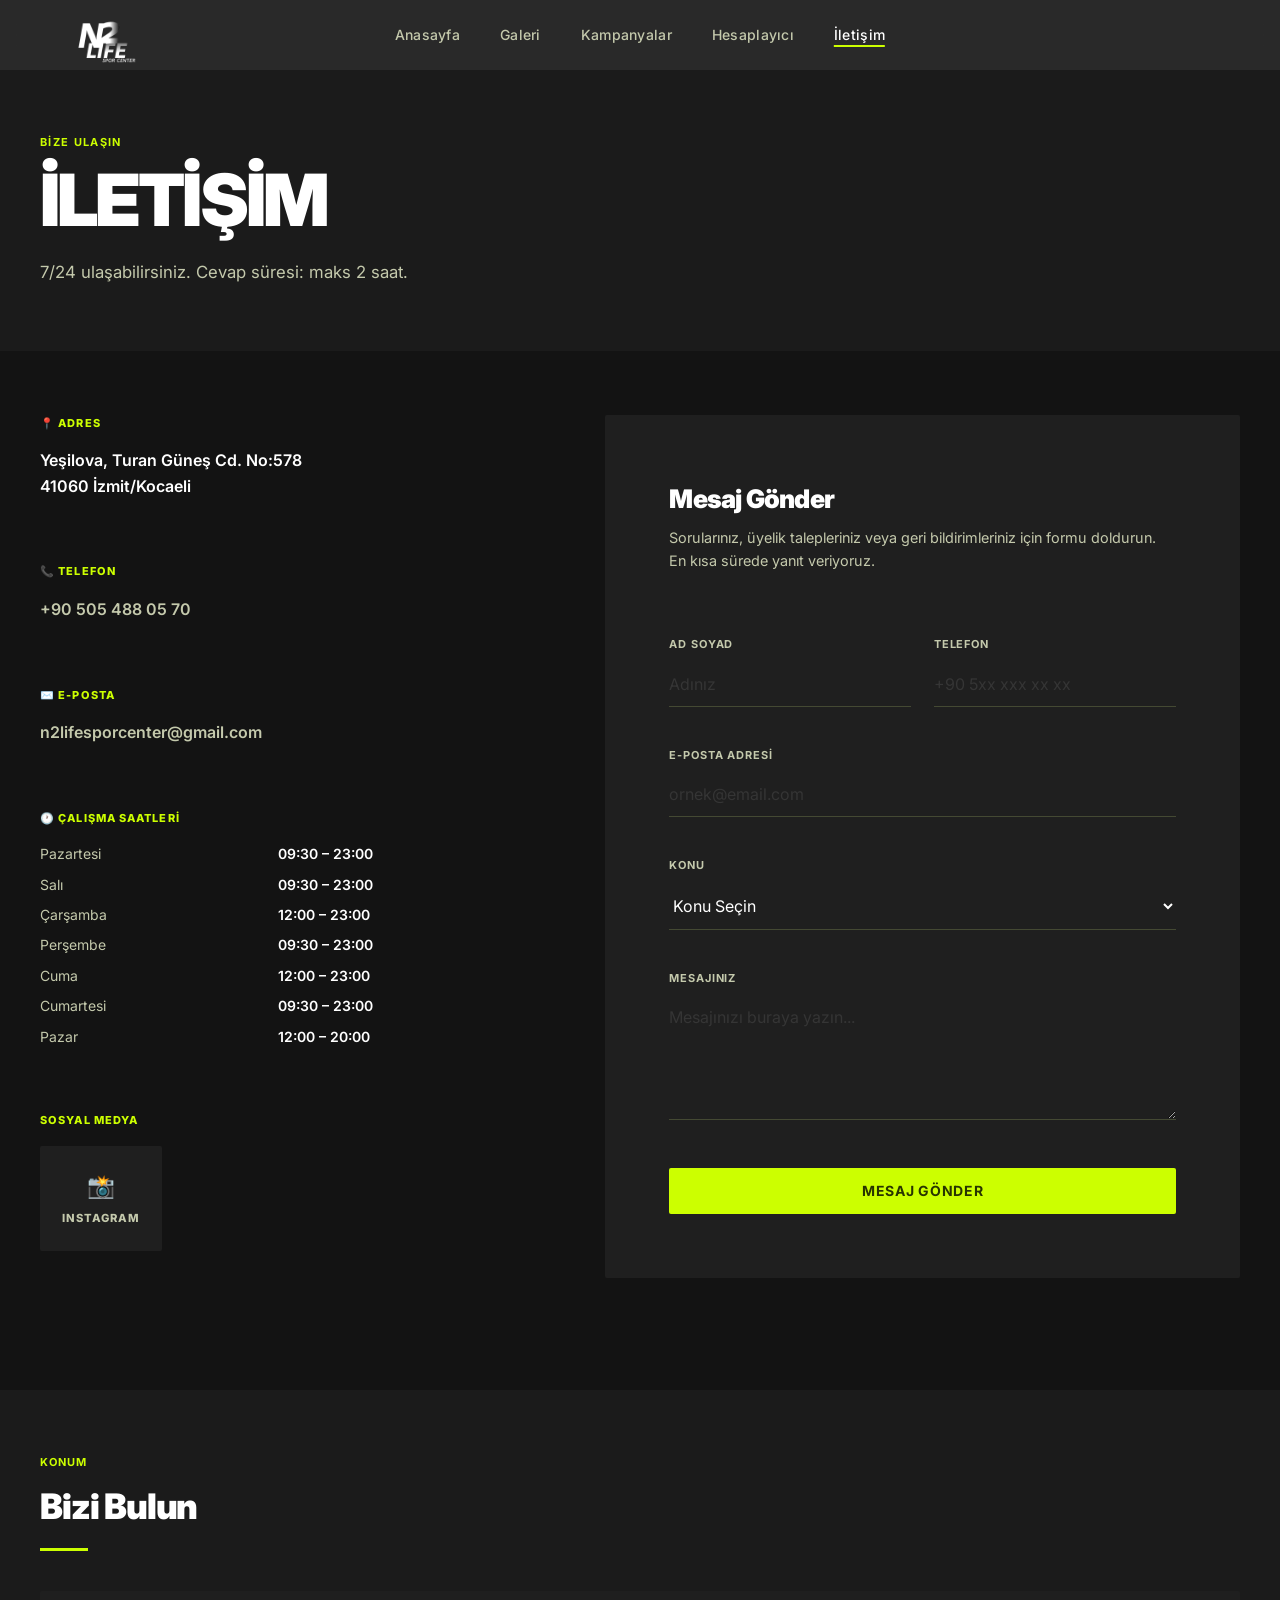
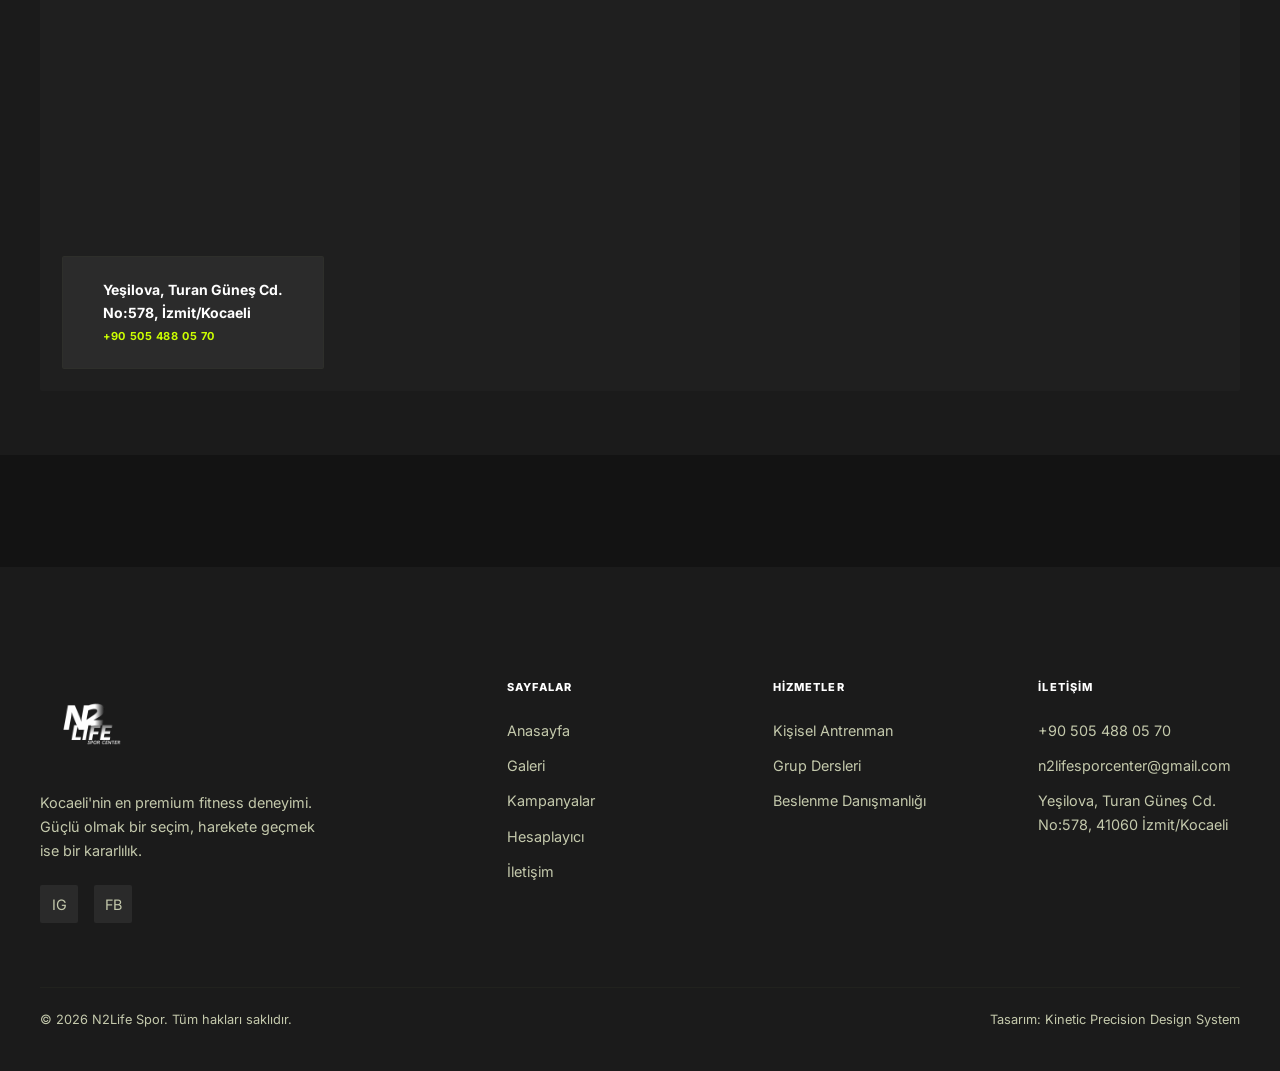
<file: iletisim.html>
<!DOCTYPE html>
<html lang="tr">

<head>
  <meta charset="UTF-8">
  <meta name="viewport" content="width=device-width, initial-scale=1">
  <title>İletişim — N2Life Spor | Kocaeli İzmit Spor Salonu</title>
  <meta name="description"
    content="N2Life Spor center ile iletişime geçin. Yeşilova, Turan Güneş Cd. İzmit/Kocaeli adresimiz, telefon numaramız, çalışma saatlerimiz ve iletişim formumuz.">
  <meta name="keywords"
    content="N2Life iletişim, N2Life adres, N2Life telefon, İzmit Spor Salonu iletişim, Kocaeli Spor Salonu telefon, Niki Life">
  <meta name="robots" content="index, follow">
  <link rel="canonical" href="https://www.n2lifesporcenter.com/iletisim.html">
  <meta property="og:type" content="website">
  <meta property="og:url" content="https://www.n2lifesporcenter.com/iletisim.html">
  <meta property="og:title" content="İletişim — N2Life Spor center">
  <meta property="og:description"
    content="N2Life Spor center ile iletişime geçin. Yeşilova, Turan Güneş Cd. İzmit/Kocaeli adresimiz, telefon numaramız ve çalışma saatlerimiz.">
  <meta property="og:image" content="https://www.n2lifesporcenter.com/img/logo2.png">
  <meta property="og:locale" content="tr_TR">
  <link rel="stylesheet" href="css/style.css">
  <style>
    .contact-layout {
      padding: var(--space-xl) var(--space-lg) var(--space-2xl);
    }

    .contact-inner {
      max-width: 1280px;
      margin: 0 auto;
      display: grid;
      grid-template-columns: 1fr 1.4fr;
      gap: var(--space-2xl);
      align-items: start;
    }

    /* Info side */
    .info-block {
      margin-bottom: var(--space-xl);
    }

    .info-block-label {
      font-size: var(--label-sm);
      font-weight: 800;
      letter-spacing: 0.1em;
      text-transform: uppercase;
      color: var(--accent);
      margin-bottom: var(--space-sm);
    }

    .info-block-value {
      font-size: 1rem;
      color: var(--primary);
      font-weight: 600;
      line-height: 1.6;
    }

    .info-block-value a {
      color: var(--on-surface-variant);
      transition: color 0.2s;
    }

    .info-block-value a:hover {
      color: var(--accent);
    }

    .hours-grid {
      display: grid;
      grid-template-columns: 1fr 1fr;
      gap: 0.5rem var(--space-md);
    }

    .hours-day {
      font-size: 0.875rem;
      color: var(--on-surface-variant);
    }

    .hours-time {
      font-size: 0.875rem;
      color: var(--primary);
      font-weight: 600;
    }

    .social-section-title {
      font-size: var(--label-sm);
      font-weight: 800;
      letter-spacing: 0.1em;
      text-transform: uppercase;
      color: var(--accent);
      margin-bottom: var(--space-sm);
    }

    .social-grid {
      display: grid;
      grid-template-columns: repeat(4, 1fr);
      gap: var(--space-sm);
    }

    .social-card {
      background: var(--surface-container);
      padding: var(--space-md);
      border-radius: var(--radius-sm);
      text-align: center;
      transition: background 0.2s, transform 0.2s;
      display: block;
    }

    .social-card:hover {
      background: var(--surface-high);
      transform: translateY(-3px);
    }

    .social-card-icon {
      font-size: 1.4rem;
      margin-bottom: 0.4rem;
    }

    .social-card-name {
      font-size: 0.7rem;
      font-weight: 800;
      letter-spacing: 0.08em;
      text-transform: uppercase;
      color: var(--on-surface-variant);
    }

    /* Form side */
    .contact-form-wrap {
      background: var(--surface-container);
      padding: var(--space-xl);
      border-radius: var(--radius-sm);
    }

    .form-title {
      font-size: 1.6rem;
      font-weight: 900;
      letter-spacing: -0.03em;
      color: var(--primary);
      margin-bottom: 0.4rem;
    }

    .form-subtitle {
      font-size: 0.9rem;
      color: var(--on-surface-variant);
      margin-bottom: var(--space-xl);
      line-height: 1.6;
    }

    .form-row {
      display: grid;
      grid-template-columns: 1fr 1fr;
      gap: var(--space-md);
    }

    /* Map embed */
    .map-section {
      background: var(--surface-low);
      padding: var(--space-xl) var(--space-lg);
    }

    .map-inner {
      max-width: 1280px;
      margin: 0 auto;
    }

    .map-header {
      margin-bottom: var(--space-lg);
    }

    .map-frame {
      width: 100%;
      height: 400px;
      border-radius: var(--radius-sm);
      overflow: hidden;
      position: relative;
      background: var(--surface-container);
      display: flex;
      align-items: center;
      justify-content: center;
    }

    .map-frame iframe {
      width: 100%;
      height: 100%;
      border: none;
      filter: grayscale(100%) invert(90%) contrast(90%);
    }

    .map-overlay-info {
      position: absolute;
      bottom: var(--space-md);
      left: var(--space-md);
      background: var(--glass-bg);
      backdrop-filter: blur(12px);
      padding: var(--space-md) var(--space-lg);
      border-radius: var(--radius-sm);
      border: var(--border-ghost);
    }

    .map-address {
      font-size: 0.875rem;
      font-weight: 700;
      color: var(--primary);
      margin-bottom: 0.25rem;
    }

    .map-phone {
      font-size: var(--label-sm);
      color: var(--accent);
      font-weight: 700;
      letter-spacing: 0.05em;
    }

    /* Branch cards */
    .branches-section {
      padding: var(--space-xl) var(--space-lg);
      background: var(--surface);
    }

    .branches-inner {
      max-width: 1280px;
      margin: 0 auto;
    }

    .branches-grid {
      display: grid;
      grid-template-columns: repeat(3, 1fr);
      gap: var(--space-md);
      margin-top: var(--space-xl);
    }

    .branch-card {
      background: var(--surface-container);
      padding: var(--space-lg);
      border-radius: var(--radius-sm);
      transition: background 0.2s, transform 0.25s;
      border-top: 3px solid transparent;
    }

    .branch-card:hover {
      background: var(--surface-high);
      transform: translateY(-4px);
      border-top-color: var(--accent);
    }

    .branch-name {
      font-size: 1.1rem;
      font-weight: 900;
      letter-spacing: -0.02em;
      color: var(--primary);
      margin-bottom: var(--space-sm);
    }

    .branch-detail {
      font-size: 0.875rem;
      color: var(--on-surface-variant);
      display: flex;
      flex-direction: column;
      gap: 0.5rem;
    }

    .branch-detail span {
      display: flex;
      gap: 0.5rem;
      align-items: flex-start;
    }

    .branch-detail-icon {
      flex-shrink: 0;
    }

    @media (max-width: 900px) {
      .contact-inner {
        grid-template-columns: 1fr;
      }

      .branches-grid {
        grid-template-columns: 1fr;
      }

      .social-grid {
        grid-template-columns: repeat(2, 1fr);
      }
    }

    @media (max-width: 600px) {
      .form-row {
        grid-template-columns: 1fr;
      }

      .hours-grid {
        grid-template-columns: 1fr;
      }
    }
  </style>
  <link rel="icon" type="image/png" sizes="576x576" href="img/logo2.png">
  <link rel="shortcut icon" type="image/png" sizes="576x576" href="img/logo2.png">
  <link rel="apple-touch-icon" href="img/logo2.png">
</head>

<body>

  <!-- NAVBAR -->
  <nav class="navbar" role="navigation" aria-label="Ana navigasyon">
    <a href="index.html" class="nav-logo"><img src="img/N-Photoroom.png" alt="N2Life Spor (Niki Life)"
        style="height: 136px; filter: invert(1) brightness(2);"></a>
    <ul class="nav-links" role="list">
      <li><a href="index.html">Anasayfa</a></li>
      <li><a href="galeri.html">Galeri</a></li>
      <li><a href="kampanyalar.html">Kampanyalar</a></li>
      <li><a href="hesaplayici.html">Hesaplayıcı</a></li>
      <li><a href="iletisim.html">İletişim</a></li>
    </ul>

    <button class="hamburger" aria-label="Menüyü aç/kapat"><span></span><span></span><span></span></button>
  </nav>
  <div class="mobile-menu" role="navigation">
    <a href="index.html">Anasayfa</a>
    <a href="galeri.html">Galeri</a>
    <a href="kampanyalar.html">Kampanyalar</a>
    <a href="hesaplayici.html">Hesaplayıcı</a>
    <a href="iletisim.html">İletişim</a>
  </div>

  <!-- PAGE HERO -->
  <div class="page-hero">
    <div class="page-hero-inner">
      <div class="page-hero-label">Bize Ulaşın</div>
      <h1 class="page-hero-title reveal">İLETİŞİM</h1>
      <p class="section-desc mt-md reveal delay-1">7/24 ulaşabilirsiniz. Cevap süresi: maks 2 saat.</p>
    </div>
  </div>

  <!-- CONTACT MAIN -->
  <section class="contact-layout" aria-label="İletişim bilgileri ve form">
    <div class="contact-inner">

      <!-- Info -->
      <div class="contact-info reveal-left">
        <div class="info-block">
          <div class="info-block-label">📍 Adres</div>
          <div class="info-block-value">Yeşilova, Turan Güneş Cd. No:578<br>41060 İzmit/Kocaeli</div>
        </div>
        <div class="info-block">
          <div class="info-block-label">📞 Telefon</div>
          <div class="info-block-value">
            <a href="tel:+905054880570">+90 505 488 05 70</a>
          </div>
        </div>
        <div class="info-block">
          <div class="info-block-label">✉️ E-Posta</div>
          <div class="info-block-value">
            <a href="mailto:n2lifesporcenter@gmail.com">n2lifesporcenter@gmail.com</a>
          </div>
        </div>
        <div class="info-block">
          <div class="info-block-label">🕐 Çalışma Saatleri</div>
          <div class="hours-grid">
            <span class="hours-day">Pazartesi</span>
            <span class="hours-time">09:30 – 23:00</span>
            <span class="hours-day">Salı</span>
            <span class="hours-time">09:30 – 23:00</span>
            <span class="hours-day">Çarşamba</span>
            <span class="hours-time">12:00 – 23:00</span>
            <span class="hours-day">Perşembe</span>
            <span class="hours-time">09:30 – 23:00</span>
            <span class="hours-day">Cuma</span>
            <span class="hours-time">12:00 – 23:00</span>
            <span class="hours-day">Cumartesi</span>
            <span class="hours-time">09:30 – 23:00</span>
            <span class="hours-day">Pazar</span>
            <span class="hours-time">12:00 – 20:00</span>
          </div>
        </div>
        <div>
          <div class="social-section-title">Sosyal Medya</div>
          <div class="social-grid">
            <a href="#" class="social-card" aria-label="Instagram">
              <div class="social-card-icon">📸</div>
              <div class="social-card-name">Instagram</div>
            </a>
          </div>
        </div>
      </div>

      <!-- Form -->
      <div class="contact-form-wrap reveal">
        <h2 class="form-title">Mesaj Gönder</h2>
        <p class="form-subtitle">Sorularınız, üyelik talepleriniz veya geri bildirimleriniz için formu doldurun. En kısa
          sürede yanıt veriyoruz.</p>
        <form id="contact-form" novalidate>
          <div class="form-row">
            <div class="form-group">
              <label class="form-label" for="contact-name">Ad Soyad</label>
              <input class="form-input" type="text" id="contact-name" placeholder="Adınız" required>
            </div>
            <div class="form-group">
              <label class="form-label" for="contact-phone">Telefon</label>
              <input class="form-input" type="tel" id="contact-phone" placeholder="+90 5xx xxx xx xx">
            </div>
          </div>
          <div class="form-group">
            <label class="form-label" for="contact-email">E-Posta Adresi</label>
            <input class="form-input" type="email" id="contact-email" placeholder="ornek@email.com" required>
          </div>
          <div class="form-group">
            <label class="form-label" for="contact-subject">Konu</label>
            <select class="form-select" id="contact-subject">
              <option value="">Konu Seçin</option>
              <option>Üyelik Bilgisi</option>
              <option>Kişisel Antrenman</option>
              <option>Grup Dersleri</option>
              <option>Kampanyalar & Fiyatlar</option>
              <option>Şikayet & Öneri</option>
              <option>Diğer</option>
            </select>
          </div>
          <div class="form-group">
            <label class="form-label" for="contact-message">Mesajınız</label>
            <textarea class="form-textarea" id="contact-message" rows="5" placeholder="Mesajınızı buraya yazın..."
              required></textarea>
          </div>
          <button type="submit" class="btn btn-primary" id="contact-submit-btn"
            style="width:100%;justify-content:center;">MESAJ GÖNDER</button>
        </form>
      </div>
    </div>
  </section>

  <!-- MAP -->
  <section class="map-section" aria-label="Konum haritası">
    <div class="map-inner">
      <div class="map-header reveal">
        <div class="section-label">Konum</div>
        <h2 class="section-title">Bizi Bulun</h2>
        <span class="accent-line"></span>
      </div>
      <div class="map-frame reveal">
        <iframe
          src="https://maps.google.com/maps?q=Yeşilova,+Turan+Güneş+Cd.+No:578,+41060+İzmit/Kocaeli&t=&z=15&ie=UTF8&iwloc=&output=embed"
          allowfullscreen loading="lazy" referrerpolicy="no-referrer-when-downgrade"
          title="N2Life Spor Salonu konumu haritası">
        </iframe>
        <div class="map-overlay-info">
          <div class="map-address">Yeşilova, Turan Güneş Cd.<br>No:578, İzmit/Kocaeli</div>
          <div class="map-phone">+90 505 488 05 70</div>
        </div>
      </div>
    </div>
  </section>



  <!-- FOOTER -->
  <footer class="footer" role="contentinfo">
    <div class="footer-inner">
      <div class="footer-brand">
        <div class="footer-logo">
          <img src="img/N-Photoroom.png" alt="N2Life Spor (Niki Life)"
            style="height: 136px; filter: invert(1) brightness(2); margin-top: -30px; margin-bottom: -10px; margin-left: -15px;">
        </div>
        <p class="footer-tagline">Kocaeli'nin en premium fitness deneyimi. Güçlü olmak bir seçim, harekete geçmek ise
          bir kararlılık.</p>
        <div class="social-links" aria-label="Sosyal medya linkleri">
          <a href="#" class="social-link" aria-label="Instagram">IG</a>
          <a href="#" class="social-link" aria-label="Facebook">FB</a>
        </div>
      </div>
      <div>
        <h3 class="footer-col-title">Sayfalar</h3>
        <nav class="footer-links">
          <a href="index.html">Anasayfa</a>
          <a href="galeri.html">Galeri</a>
          <a href="kampanyalar.html">Kampanyalar</a>
          <a href="hesaplayici.html">Hesaplayıcı</a>
          <a href="iletisim.html">İletişim</a>
        </nav>
      </div>
      <div>
        <h3 class="footer-col-title">Hizmetler</h3>
        <nav class="footer-links">
          <a href="#">Kişisel Antrenman</a>
          <a href="#">Grup Dersleri</a>
          <a href="#">Beslenme Danışmanlığı</a>
        </nav>
      </div>
      <div>
        <h3 class="footer-col-title">İletişim</h3>
        <nav class="footer-links">
          <a href="tel:+90 505 488 05 70">+90 505 488 05 70</a>
          <a href="mailto:n2lifesporcenter@gmail.com">n2lifesporcenter@gmail.com</a>
          <a href="#">Yeşilova, Turan Güneş Cd.<br>No:578, 41060 İzmit/Kocaeli</a>
        </nav>
      </div>
    </div>
    <div class="footer-bottom">
      <span>© 2026 N2Life Spor. Tüm hakları saklıdır.</span>
      <span>Tasarım: Kinetic Precision Design System</span>
    </div>
  </footer>

  <script src="js/main.js"></script>
  <script>window.initContactForm();</script>
</body>

</html>
</file>
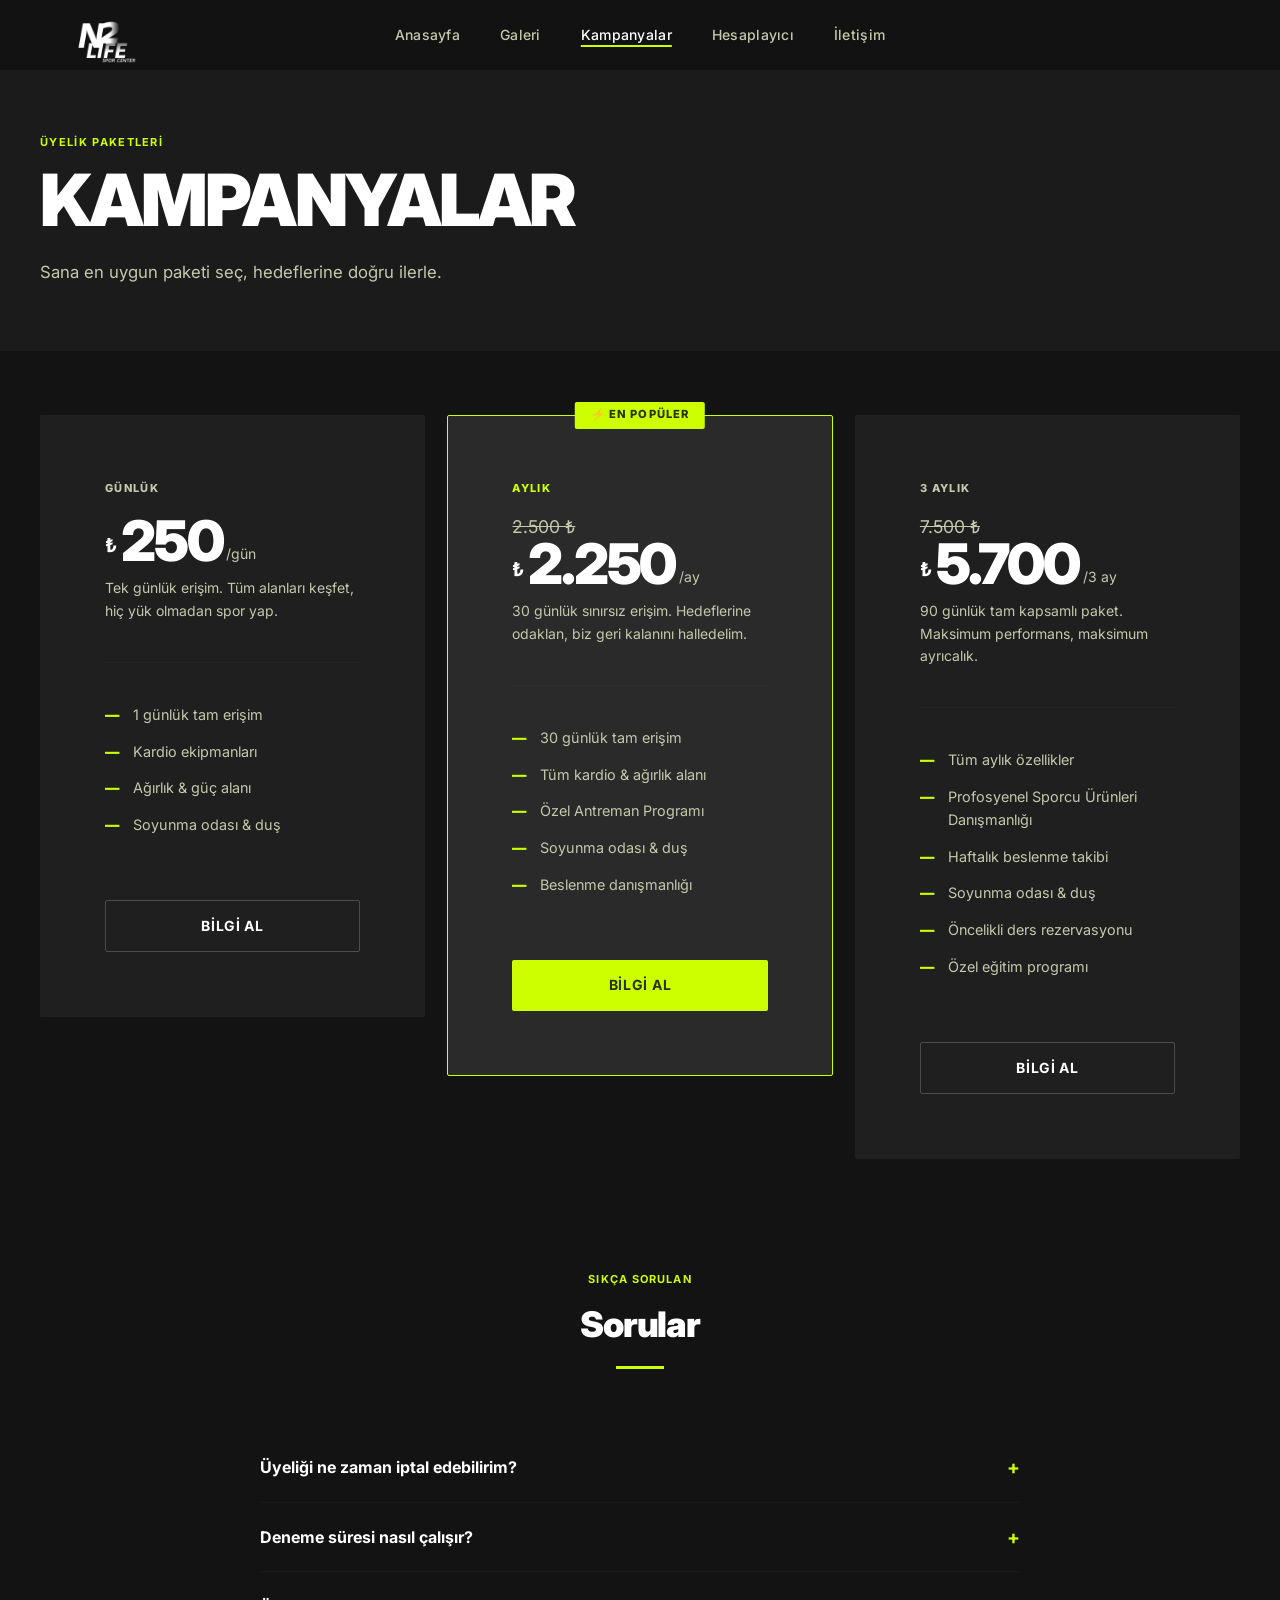
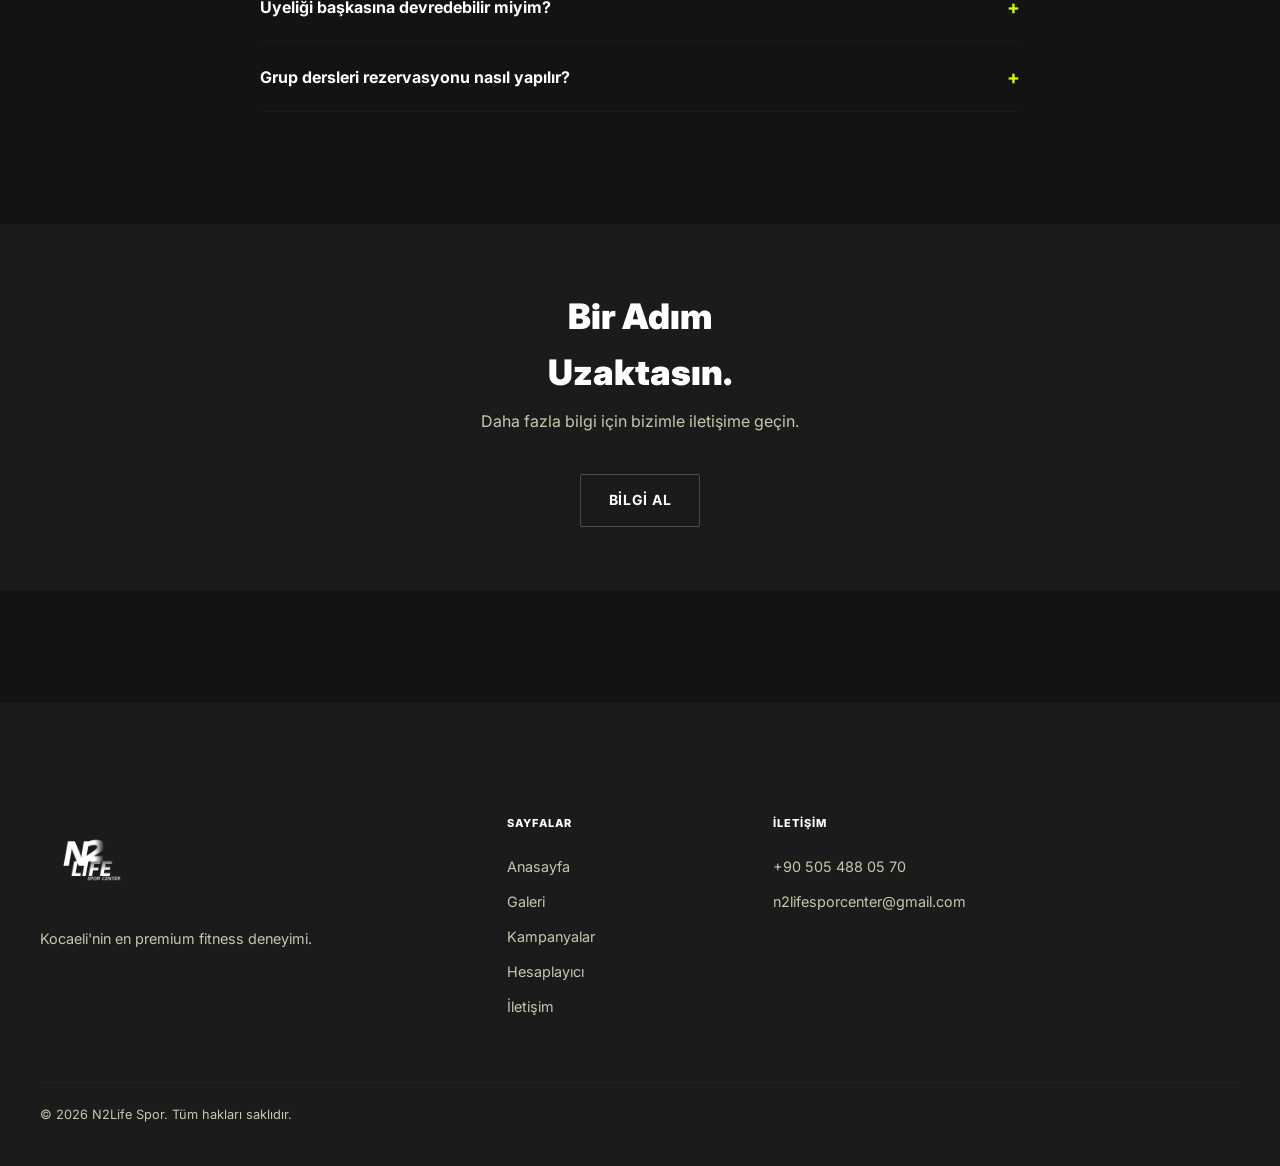
<file: kampanyalar.html>
<!DOCTYPE html>
<html lang="tr">

<head>
  <meta charset="UTF-8">
  <meta name="viewport" content="width=device-width, initial-scale=1">
  <title>Kampanyalar ve Üyelik Fiyatları — N2Life Spor</title>
  <meta name="description"
    content="N2Life Spor güncel üyelik fiyatları ve paketleri. Günlük, aylık ve 3 aylık avantajlı fitness paketlerimizi inceleyin.">
  <meta name="keywords"
    content="N2Life üyelik, N2Life fiyatları, İzmit Spor Salonu fiyatları, Kocaeli fitness kampanyaları, N2Life kampanya">
  <meta name="robots" content="index, follow">
  <link rel="canonical" href="https://www.n2lifesporcenter.com/kampanyalar.html">
  <meta property="og:type" content="website">
  <meta property="og:url" content="https://www.n2lifesporcenter.com/kampanyalar.html">
  <meta property="og:title" content="Kampanyalar ve Üyelik Fiyatları — N2Life Spor">
  <meta property="og:description" content="N2Life Spor güncel üyelik fiyatları. Günlük, aylık ve 3 aylık avantajlı fitness paketlerini inceleyin.">
  <meta property="og:image" content="https://www.n2lifesporcenter.com/img/logo2.png">
  <meta property="og:locale" content="tr_TR">
  <link rel="stylesheet" href="css/style.css">
  <style>
    /* Kampanyalar page-specific */
    .promo-banner {
      background: var(--accent);
      padding: 0.75rem var(--space-lg);
      text-align: center;
      font-size: 0.875rem;
      font-weight: 700;
      letter-spacing: 0.05em;
      color: var(--accent-text);
      margin-top: 70px;
    }

    .promo-banner span {
      text-decoration: underline;
      cursor: pointer;
    }

    /* Navbar solid on this page to avoid green blur from promo bar */
    .navbar {
      background: rgba(19, 19, 19, 0.97) !important;
      backdrop-filter: none !important;
      -webkit-backdrop-filter: none !important;
    }

    .pricing-section {
      padding: var(--space-xl) var(--space-lg) var(--space-2xl);
    }

    .pricing-inner {
      max-width: 1280px;
      margin: 0 auto;
    }

    .billing-toggle {
      display: flex;
      align-items: center;
      gap: 1rem;
      margin-bottom: var(--space-xl);
      flex-wrap: wrap;
    }

    .toggle-label {
      font-size: 0.875rem;
      font-weight: 600;
      color: var(--on-surface-variant);
    }

    .toggle-label.active {
      color: var(--primary);
    }

    .toggle-switch {
      width: 52px;
      height: 28px;
      background: var(--surface-high);
      border-radius: 14px;
      cursor: pointer;
      position: relative;
      border: none;
      transition: background 0.2s;
    }

    .toggle-switch::after {
      content: '';
      position: absolute;
      width: 22px;
      height: 22px;
      background: var(--accent);
      border-radius: 50%;
      top: 3px;
      left: 3px;
      transition: transform 0.3s;
    }

    .toggle-switch.yearly::after {
      transform: translateX(24px);
    }

    .save-badge {
      background: var(--accent);
      color: var(--accent-text);
      font-size: 0.7rem;
      font-weight: 800;
      letter-spacing: 0.08em;
      text-transform: uppercase;
      padding: 0.25rem 0.6rem;
      border-radius: var(--radius-sm);
    }

    .pricing-grid {
      display: grid;
      grid-template-columns: repeat(3, 1fr);
      gap: var(--space-md);
      align-items: start;
    }

    .price-card {
      background: var(--surface-container);
      padding: var(--space-xl);
      border-radius: var(--radius-sm);
      position: relative;
      border: 1px solid transparent;
      transition: transform 0.25s, border-color 0.2s;
    }

    .price-card:hover {
      transform: translateY(-6px);
    }

    .price-card.featured {
      background: var(--surface-high);
      border-color: var(--accent);
    }

    .popular-tag {
      position: absolute;
      top: -14px;
      left: 50%;
      transform: translateX(-50%);
      background: var(--accent);
      color: var(--accent-text);
      font-size: 0.7rem;
      font-weight: 800;
      letter-spacing: 0.1em;
      text-transform: uppercase;
      padding: 0.3rem 1rem;
      border-radius: var(--radius-sm);
      white-space: nowrap;
    }

    .plan-name {
      font-size: var(--label-sm);
      font-weight: 800;
      letter-spacing: 0.12em;
      text-transform: uppercase;
      color: var(--on-surface-variant);
      margin-bottom: var(--space-sm);
    }

    .price-card.featured .plan-name {
      color: var(--accent);
    }

    .price-amount {
      display: flex;
      align-items: flex-end;
      gap: 0.25rem;
      margin-bottom: 0.5rem;
    }

    .price-currency {
      font-size: 1.2rem;
      font-weight: 700;
      color: var(--primary);
      margin-bottom: 0.5rem;
    }

    .price-value {
      font-size: 3.5rem;
      font-weight: 900;
      letter-spacing: -0.04em;
      line-height: 1;
      color: var(--primary);
    }

    .price-period {
      font-size: 0.875rem;
      color: var(--on-surface-variant);
      margin-bottom: 0.25rem;
    }

    .price-original {
      font-size: 0.875rem;
      color: var(--on-surface-variant);
      text-decoration: line-through;
      margin-bottom: var(--space-md);
    }

    .price-desc {
      font-size: 0.875rem;
      color: var(--on-surface-variant);
      line-height: 1.6;
      margin-bottom: var(--space-lg);
      padding-bottom: var(--space-lg);
      border-bottom: var(--border-ghost);
    }

    .feature-list {
      display: flex;
      flex-direction: column;
      gap: 0.85rem;
      margin-bottom: var(--space-xl);
    }

    .feature-item {
      display: flex;
      align-items: flex-start;
      gap: 0.75rem;
      font-size: 0.9rem;
      color: var(--on-surface-variant);
    }

    .feature-check {
      color: var(--accent);
      font-weight: 900;
      flex-shrink: 0;
      width: 16px;
    }

    .feature-cross {
      color: var(--surface-highest);
      font-weight: 900;
      flex-shrink: 0;
      width: 16px;
    }

    .feature-item.inactive {
      opacity: 0.4;
    }

    /* Campaigns */
    .campaigns-section {
      background: var(--surface-low);
      padding: var(--space-xl) var(--space-lg) var(--space-2xl);
    }

    .campaigns-inner {
      max-width: 1280px;
      margin: 0 auto;
    }

    .campaigns-grid {
      display: grid;
      grid-template-columns: repeat(2, 1fr);
      gap: var(--space-md);
      margin-top: var(--space-xl);
    }

    .campaign-card {
      background: var(--surface-container);
      padding: var(--space-lg);
      border-radius: var(--radius-sm);
      display: flex;
      gap: var(--space-md);
      align-items: flex-start;
      transition: background 0.2s, transform 0.25s;
    }

    .campaign-card:hover {
      background: var(--surface-high);
      transform: translateX(4px);
    }

    .campaign-icon {
      font-size: 2.2rem;
      flex-shrink: 0;
    }

    .campaign-title {
      font-size: 1rem;
      font-weight: 800;
      color: var(--primary);
      margin-bottom: 0.4rem;
    }

    .campaign-text {
      font-size: 0.875rem;
      color: var(--on-surface-variant);
      line-height: 1.6;
    }

    .campaign-badge {
      display: inline-block;
      margin-top: 0.5rem;
      font-size: 0.7rem;
      font-weight: 800;
      letter-spacing: 0.1em;
      text-transform: uppercase;
      color: var(--accent);
    }

    /* FAQ */
    .faq-section {
      padding: 0 var(--space-lg) var(--space-2xl);
    }

    .faq-inner {
      max-width: 760px;
      margin: 0 auto;
    }

    .faq-item {
      border-bottom: var(--border-ghost);
      padding: var(--space-md) 0;
    }

    .faq-question {
      display: flex;
      justify-content: space-between;
      align-items: center;
      cursor: pointer;
      font-weight: 700;
      font-size: 1rem;
      color: var(--primary);
      gap: 1rem;
      background: none;
      border: none;
      width: 100%;
      text-align: left;
      font-family: 'Inter', sans-serif;
    }

    .faq-icon {
      color: var(--accent);
      font-size: 1.2rem;
      transition: transform 0.3s;
      flex-shrink: 0;
    }

    .faq-item.open .faq-icon {
      transform: rotate(45deg);
    }

    .faq-answer {
      font-size: 0.9rem;
      color: var(--on-surface-variant);
      line-height: 1.7;
      max-height: 0;
      overflow: hidden;
      transition: max-height 0.35s ease, padding 0.3s;
    }

    .faq-item.open .faq-answer {
      max-height: 300px;
      padding-top: var(--space-sm);
    }

    @media (max-width: 900px) {
      .pricing-grid {
        grid-template-columns: 1fr;
      }

      .campaigns-grid {
        grid-template-columns: 1fr;
      }
    }
  </style>
  <link rel="icon" type="image/png" sizes="576x576" href="img/logo2.png">
  <link rel="shortcut icon" type="image/png" sizes="576x576" href="img/logo2.png">
  <link rel="apple-touch-icon" href="img/logo2.png">
</head>

<body>


  <!-- NAVBAR -->
  <nav class="navbar" role="navigation" aria-label="Ana navigasyon">
    <a href="index.html" class="nav-logo"><img src="img/N-Photoroom.png" alt="N2Life Spor (Niki Life)"
        style="height: 136px; filter: invert(1) brightness(2);"></a>
    <ul class="nav-links" role="list">
      <li><a href="index.html">Anasayfa</a></li>
      <li><a href="galeri.html">Galeri</a></li>
      <li><a href="kampanyalar.html">Kampanyalar</a></li>
      <li><a href="hesaplayici.html">Hesaplayıcı</a></li>
      <li><a href="iletisim.html">İletişim</a></li>
    </ul>

    <button class="hamburger" aria-label="Menüyü aç/kapat"><span></span><span></span><span></span></button>
  </nav>
  <div class="mobile-menu" role="navigation">
    <a href="index.html">Anasayfa</a>
    <a href="galeri.html">Galeri</a>
    <a href="kampanyalar.html">Kampanyalar</a>
    <a href="hesaplayici.html">Hesaplayıcı</a>
    <a href="iletisim.html">İletişim</a>
  </div>

  <!-- PAGE HERO -->
  <div class="page-hero">
    <div class="page-hero-inner">
      <div class="page-hero-label">Üyelik Paketleri</div>
      <h1 class="page-hero-title reveal">KAMPANYALAR</h1>
      <p class="section-desc mt-md reveal delay-1">Sana en uygun paketi seç, hedeflerine doğru ilerle.</p>
    </div>
  </div>

  <!-- PRICING -->
  <section class="pricing-section" aria-labelledby="pricing-title">
    <div class="pricing-inner">

      <div class="pricing-grid">
        <!-- Günlük -->
        <article class="price-card reveal" id="plan-gunluk">
          <div class="plan-name">Günlük</div>
          <div class="price-amount">
            <span class="price-currency">₺</span>
            <span class="price-value">250</span>
            <span class="price-period">/gün</span>
          </div>
          <p class="price-desc">Tek günlük erişim. Tüm alanları keşfet, hiç yük olmadan spor yap.</p>
          <ul class="feature-list">
            <li class="feature-item"><span class="feature-check">—</span> 1 günlük tam erişim</li>
            <li class="feature-item"><span class="feature-check">—</span> Kardio ekipmanları</li>
            <li class="feature-item"><span class="feature-check">—</span> Ağırlık &amp; güç alanı</li>
            <li class="feature-item"><span class="feature-check">—</span> Soyunma odası &amp; duş</li>

          </ul>
          <a href="iletisim.html" class="btn btn-secondary" style="width:100%;justify-content:center;"
            id="gunluk-cta">Bilgi Al</a>
        </article>

        <!-- Aylık (Featured) -->
        <article class="price-card featured reveal delay-2" id="plan-aylik">
          <span class="popular-tag">⚡ En Popüler</span>
          <div class="plan-name">Aylık</div>
          <div class="price-original" style="margin-bottom: -5px; font-size: 1.1rem;">2.500 ₺</div>
          <div class="price-amount">
            <span class="price-currency">₺</span>
            <span class="price-value">2.250</span>
            <span class="price-period">/ay</span>
          </div>
          <p class="price-desc">30 günlük sınırsız erişim. Hedeflerine odaklan, biz geri kalanını halledelim.</p>
          <ul class="feature-list">
            <li class="feature-item"><span class="feature-check">—</span> 30 günlük tam erişim</li>
            <li class="feature-item"><span class="feature-check">—</span> Tüm kardio &amp; ağırlık alanı</li>
            <li class="feature-item"><span class="feature-check">—</span> Özel Antreman Programı</li>
            <li class="feature-item"><span class="feature-check">—</span> Soyunma odası &amp; duş</li>
            <li class="feature-item"><span class="feature-check">—</span> Beslenme danışmanlığı</li>
          </ul>
          <a href="iletisim.html" class="btn btn-primary" style="width:100%;justify-content:center;"
            id="aylik-cta">Bilgi Al</a>
        </article>

        <!-- 3 Aylık -->
        <article class="price-card reveal delay-4" id="plan-3aylik">
          <div class="plan-name">3 Aylık</div>
          <div class="price-original" style="margin-bottom: -5px; font-size: 1.1rem;">7.500 ₺</div>
          <div class="price-amount">
            <span class="price-currency">₺</span>
            <span class="price-value">5.700</span>
            <span class="price-period">/3 ay</span>
          </div>
          <p class="price-desc">90 günlük tam kapsamlı paket. Maksimum performans, maksimum ayrıcalık.</p>
          <ul class="feature-list">
            <li class="feature-item"><span class="feature-check">—</span> Tüm aylık özellikler</li>
            <li class="feature-item"><span class="feature-check">—</span> Profosyenel Sporcu Ürünleri Danışmanlığı</li>
            <li class="feature-item"><span class="feature-check">—</span> Haftalık beslenme takibi</li>
            <li class="feature-item"><span class="feature-check">—</span> Soyunma odası &amp; duş</li>
            <li class="feature-item"><span class="feature-check">—</span> Öncelikli ders rezervasyonu</li>
            <li class="feature-item"><span class="feature-check">—</span> Özel eğitim programı</li>
          </ul>
          <a href="iletisim.html" class="btn btn-secondary" style="width:100%;justify-content:center;"
            id="ucaylik-cta">Bilgi Al</a>
        </article>
      </div>
    </div>
  </section>



  <!-- FAQ -->
  <section class="faq-section" aria-labelledby="faq-title">
    <div class="faq-inner">
      <div class="section-label" style="text-align:center;">Sıkça Sorulan</div>
      <h2 class="section-title reveal" id="faq-title" style="text-align:center;">Sorular</h2>
      <div style="display:flex;justify-content:center;margin-bottom:var(--space-xl);"><span class="accent-line"
          style="margin:0 auto;"></span></div>

      <div class="faq-item" id="faq-1">
        <button class="faq-question" aria-expanded="false">
          Üyeliği ne zaman iptal edebilirim?
          <span class="faq-icon" aria-hidden="true">+</span>
        </button>
        <div class="faq-answer">İstediğiniz zaman, herhangi bir ceza olmaksızın iptal edebilirsiniz. Aylık üyelikte bir
          sonraki dönem başlamadan 3 gün önce bildirim yeterlidir.</div>
      </div>
      <div class="faq-item" id="faq-2">
        <button class="faq-question" aria-expanded="false">
          Deneme süresi nasıl çalışır?
          <span class="faq-icon" aria-hidden="true">+</span>
        </button>
        <div class="faq-answer">16.04.2026 kadar 1 günlük ücretsiz deneme süresinde tüm salon alanlarına ve aletlerini
          kullanabilirsiniz. Kredi kartı bilgisi gerekmez; deneme sonunda dilediğinizi seçin.</div>
      </div>
      <div class="faq-item" id="faq-3">
        <button class="faq-question" aria-expanded="false">
          Üyeliği başkasına devredebilir miyim?
          <span class="faq-icon" aria-hidden="true">+</span>
        </button>
        <div class="faq-answer">Üyelik devri belirli koşullar altında mümkündür. Detaylar için resepsiyon ile iletişime
          geçin.</div>
      </div>
      <div class="faq-item" id="faq-4">
        <button class="faq-question" aria-expanded="false">
          Grup dersleri rezervasyonu nasıl yapılır?
          <span class="faq-icon" aria-hidden="true">+</span>
        </button>
        <div class="faq-answer">Kadın müşterilerimiz için bulunan grup dersleri için bizimle iletişime geçiniz.</div>
      </div>
    </div>
  </section>

  <!-- CTA -->
  <section class="cta-banner" aria-label="Üyelik çağrısı"
    style="padding: var(--space-xl) var(--space-lg); display: flex; justify-content: center; align-items: center; background: var(--surface-low);">
    <div class="cta-banner-inner"
      style="display:flex;flex-direction:column;align-items:center;text-align:center;gap:var(--space-lg);">
      <div>
        <h2 class="cta-banner-title" style="font-size: var(--headline-lg); font-weight: 900; margin-bottom: 0.5rem;">Bir
          Adım<br>Uzaktasın.</h2>
        <p class="cta-banner-sub" style="color: var(--on-surface-variant);">Daha fazla bilgi için bizimle iletişime
          geçin.</p>
      </div>
      <a href="iletisim.html" class="btn btn-secondary" id="pricing-cta-btn">Bilgi Al</a>
    </div>
  </section>

  <!-- FOOTER -->
  <footer class="footer" role="contentinfo">
    <div class="footer-inner">
      <div class="footer-brand">
        <div class="footer-logo">
          <img src="img/N-Photoroom.png" alt="N2Life Spor (Niki Life)"
            style="height: 136px; filter: invert(1) brightness(2); margin-top: -30px; margin-bottom: -10px; margin-left: -15px;">
        </div>
        <p class="footer-tagline">Kocaeli'nin en premium fitness deneyimi.</p>
      </div>
      <div>
        <h3 class="footer-col-title">Sayfalar</h3>
        <nav class="footer-links">
          <a href="index.html">Anasayfa</a>
          <a href="galeri.html">Galeri</a>
          <a href="kampanyalar.html">Kampanyalar</a>
          <a href="hesaplayici.html">Hesaplayıcı</a>
          <a href="iletisim.html">İletişim</a>
        </nav>
      </div>
      <div>
        <h3 class="footer-col-title">İletişim</h3>
        <nav class="footer-links">
          <a href="tel:+90 505 488 05 70">+90 505 488 05 70</a>
          <a href="mailto:n2lifesporcenter@gmail.com">n2lifesporcenter@gmail.com</a>
        </nav>
      </div>
    </div>
    <div class="footer-bottom">
      <span>© 2026 N2Life Spor. Tüm hakları saklıdır.</span>
    </div>
  </footer>

  <script src="js/main.js"></script>
  <script>
    // FAQ accordion
    document.querySelectorAll('.faq-question').forEach(btn => {
      btn.addEventListener('click', () => {
        const item = btn.closest('.faq-item');
        const isOpen = item.classList.contains('open');
        document.querySelectorAll('.faq-item').forEach(i => i.classList.remove('open'));
        if (!isOpen) item.classList.add('open');
        btn.setAttribute('aria-expanded', !isOpen);
      });
    });
  </script>
</body>

</html>
</file>
<file: css/style.css>
/* ═══════════════════════════════════════════════
   N2Life Spor — Global Styles
   Design System: Kinetic Precision
   ═══════════════════════════════════════════════ */

/* ── Google Fonts ──────────────────────────────── */
@import url('https://fonts.googleapis.com/css2?family=Inter:wght@300;400;500;600;700;800;900&display=swap');

/* ── Color Tokens ──────────────────────────────── */
:root {
  --primary:              #FFFFFF;
  --surface:              #131313;
  --accent:               #CCFF00;
  --accent-text:          #283500;
  --surface-low:          #1B1B1B;
  --surface-container:    #1F1F1F;
  --surface-high:         #2A2A2A;
  --surface-highest:      #353535;
  --on-surface:           #E2E2E2;
  --on-surface-variant:   #C4C9AC;
  --outline-variant:      #444933;
  --error:                #FFB4AB;
  --accent-dim:           #ABD600;

  /* Glassmorphism nav */
  --glass-bg:             rgba(53, 53, 53, 0.6);
  --glass-blur:           backdrop-filter: blur(20px);

  /* Typography scale */
  --display-lg:           clamp(2.5rem, 6vw, 4.5rem);
  --headline-lg:          clamp(1.5rem, 3vw, 2.2rem);
  --headline-md:          clamp(1.2rem, 2.5vw, 1.75rem);
  --body-lg:              1rem;
  --label-sm:             0.6875rem;

  /* Spacing */
  --space-xs:             0.5rem;
  --space-sm:             1rem;
  --space-md:             1.4rem;
  --space-lg:             2.5rem;
  --space-xl:             4rem;
  --space-2xl:            7rem;

  /* Borders */
  --radius-sm:            0.125rem;
  --border-ghost:         1px solid rgba(68, 73, 51, 0.15);
}

/* ── Reset ─────────────────────────────────────── */
*, *::before, *::after {
  box-sizing: border-box;
  margin: 0;
  padding: 0;
}

html {
  scroll-behavior: smooth;
}

body {
  font-family: 'Inter', sans-serif;
  background-color: var(--surface);
  color: var(--primary);
  line-height: 1.6;
  font-size: var(--body-lg);
  overflow-x: hidden;
}

a {
  color: inherit;
  text-decoration: none;
}

img {
  display: block;
  max-width: 100%;
}

ul {
  list-style: none;
}

/* ══════════════════════════════════════════════════
   NAVBAR
═══════════════════════════════════════════════════ */
.navbar {
  position: fixed;
  top: 0;
  left: 0;
  right: 0;
  z-index: 1000;
  padding: 0 var(--space-lg);
  height: 70px;
  display: flex;
  align-items: center;
  justify-content: space-between;
  background: var(--glass-bg);
  backdrop-filter: blur(20px);
  -webkit-backdrop-filter: blur(20px);
  transition: background 0.3s ease, box-shadow 0.3s ease;
}

.navbar.scrolled {
  background: rgba(19, 19, 19, 0.95);
  box-shadow: 0 4px 40px rgba(0,0,0,0.4);
}

.nav-logo {
  display: flex;
  align-items: center;
  gap: 0.5rem;
  font-weight: 900;
  font-size: 1.3rem;
  letter-spacing: -0.02em;
  color: var(--primary);
}

.nav-logo span {
  color: var(--accent);
}

.nav-links {
  display: flex;
  align-items: center;
  gap: var(--space-lg);
  position: absolute;
  left: 50%;
  transform: translateX(-50%);
}

.nav-links a {
  font-size: 0.875rem;
  font-weight: 500;
  color: var(--on-surface-variant);
  letter-spacing: 0.02em;
  position: relative;
  transition: color 0.2s;
}

.nav-links a::after {
  content: '';
  position: absolute;
  bottom: -4px;
  left: 0;
  width: 0;
  height: 2px;
  background: var(--accent);
  transition: width 0.25s ease;
}

.nav-links a:hover,
.nav-links a.active {
  color: var(--primary);
}

.nav-links a:hover::after,
.nav-links a.active::after {
  width: 100%;
}

.nav-cta {
  font-size: 0.8rem;
  font-weight: 700;
  letter-spacing: 0.05em;
  padding: 0.5rem 1.25rem;
  background: var(--accent);
  color: var(--accent-text);
  border-radius: var(--radius-sm);
  transition: transform 0.2s, background 0.2s;
  text-transform: uppercase;
}

.nav-cta:hover {
  background: var(--accent-dim);
  transform: translateY(-1px);
}

/* Hamburger */
.hamburger {
  display: none;
  flex-direction: column;
  gap: 5px;
  cursor: pointer;
  padding: 8px;
}

.hamburger span {
  display: block;
  width: 24px;
  height: 2px;
  background: var(--primary);
  transition: transform 0.3s, opacity 0.3s;
}

.hamburger.open span:nth-child(1) { transform: translateY(7px) rotate(45deg); }
.hamburger.open span:nth-child(2) { opacity: 0; }
.hamburger.open span:nth-child(3) { transform: translateY(-7px) rotate(-45deg); }

/* Mobile menu */
.mobile-menu {
  display: none;
  position: fixed;
  top: 70px;
  left: 0;
  right: 0;
  background: rgba(19,19,19,0.98);
  backdrop-filter: blur(20px);
  padding: var(--space-lg);
  z-index: 999;
  flex-direction: column;
  gap: var(--space-md);
  transform: translateY(-10px);
  opacity: 0;
  transition: transform 0.3s, opacity 0.3s;
}

.mobile-menu.open {
  display: flex;
  transform: translateY(0);
  opacity: 1;
}

.mobile-menu a {
  font-size: 1.1rem;
  font-weight: 600;
  color: var(--on-surface-variant);
  padding: var(--space-xs) 0;
  border-bottom: var(--border-ghost);
}

.mobile-menu a.active,
.mobile-menu a:hover {
  color: var(--accent);
}

/* ══════════════════════════════════════════════════
   BUTTONS
═══════════════════════════════════════════════════ */
.btn {
  display: inline-flex;
  align-items: center;
  gap: 0.5rem;
  font-family: 'Inter', sans-serif;
  font-weight: 700;
  letter-spacing: 0.05em;
  text-transform: uppercase;
  cursor: pointer;
  border: none;
  outline: none;
  border-radius: var(--radius-sm);
  transition: transform 0.2s ease, background 0.2s ease, color 0.2s ease;
  text-decoration: none;
}

.btn:hover {
  transform: translateY(-2px);
}

/* Primary */
.btn-primary {
  background: var(--accent);
  color: var(--accent-text);
  padding: 0.9rem 2rem;
  font-size: 0.875rem;
}

.btn-primary:hover {
  background: var(--accent-dim);
}

/* Secondary (ghost) */
.btn-secondary {
  background: transparent;
  color: var(--primary);
  border: 1px solid rgba(255,255,255,0.2);
  padding: 0.875rem 1.75rem;
  font-size: 0.875rem;
}

.btn-secondary:hover {
  border-color: var(--accent);
  color: var(--accent);
}

/* Tertiary */
.btn-tertiary {
  background: transparent;
  color: var(--primary);
  padding: 0.5rem 0;
  font-size: 0.875rem;
  border-bottom: 2px solid var(--primary);
  border-radius: 0;
  display: inline-block;
}

.btn-tertiary:hover {
  color: var(--accent);
  border-bottom-color: var(--accent);
  transform: none;
}

/* Sizes */
.btn-lg {
  padding: 1.1rem 2.5rem;
  font-size: 0.925rem;
}

/* ══════════════════════════════════════════════════
   SECTION BASE
═══════════════════════════════════════════════════ */
.section {
  padding: var(--space-2xl) var(--space-lg);
  max-width: 1280px;
  margin: 0 auto;
}

.section-alt {
  background: var(--surface-low);
}

.section-full {
  padding: var(--space-2xl) var(--space-lg);
  width: 100%;
}

/* Section Header */
.section-label {
  font-size: var(--label-sm);
  font-weight: 700;
  letter-spacing: 0.1em;
  text-transform: uppercase;
  color: var(--accent);
  margin-bottom: var(--space-sm);
}

.section-title {
  font-size: var(--headline-lg);
  font-weight: 900;
  line-height: 1.1;
  letter-spacing: -0.03em;
  color: var(--primary);
  margin-bottom: var(--space-md);
}

.section-desc {
  font-size: 1.05rem;
  color: var(--on-surface-variant);
  max-width: 540px;
  line-height: 1.7;
}

/* ══════════════════════════════════════════════════
   CARDS
═══════════════════════════════════════════════════ */
.card {
  background: var(--surface-container);
  padding: var(--space-lg);
  border-radius: var(--radius-sm);
  transition: background 0.2s ease, transform 0.25s ease;
}

.card:hover {
  background: var(--surface-high);
  transform: translateY(-4px);
}

.card-icon {
  font-size: 2rem;
  margin-bottom: var(--space-md);
  display: block;
}

.card-title {
  font-size: 1.15rem;
  font-weight: 800;
  letter-spacing: -0.02em;
  color: var(--primary);
  margin-bottom: var(--space-xs);
}

.card-text {
  font-size: 0.9rem;
  color: var(--on-surface-variant);
  line-height: 1.65;
}

/* ══════════════════════════════════════════════════
   FORM INPUTS
═══════════════════════════════════════════════════ */
.form-group {
  margin-bottom: var(--space-lg);
}

.form-label {
  display: block;
  font-size: var(--label-sm);
  font-weight: 700;
  letter-spacing: 0.08em;
  text-transform: uppercase;
  color: var(--on-surface-variant);
  margin-bottom: 0.5rem;
}

.form-input,
.form-textarea,
.form-select {
  width: 100%;
  background: transparent;
  border: none;
  border-bottom: 1px solid var(--outline-variant);
  color: var(--primary);
  font-family: 'Inter', sans-serif;
  font-size: 1rem;
  padding: 0.75rem 0;
  outline: none;
  transition: border-color 0.2s;
}

.form-input:focus,
.form-textarea:focus,
.form-select:focus {
  border-bottom-color: var(--primary);
}

.form-input::placeholder,
.form-textarea::placeholder {
  color: var(--surface-highest);
}

.form-textarea {
  resize: vertical;
  min-height: 120px;
}

.form-select option {
  background: var(--surface-container);
  color: var(--primary);
}

/* ══════════════════════════════════════════════════
   STATS ROW
═══════════════════════════════════════════════════ */
.stats-row {
  display: flex;
  gap: var(--space-xl);
  align-items: center;
}

.stat-item {
  flex: 0 0 auto;
}

.stat-number {
  font-size: clamp(2.5rem, 5vw, 4rem);
  font-weight: 900;
  letter-spacing: -0.04em;
  color: var(--primary);
  line-height: 1;
}

.stat-number span {
  color: var(--accent);
}

.stat-label {
  font-size: var(--label-sm);
  font-weight: 700;
  letter-spacing: 0.1em;
  text-transform: uppercase;
  color: var(--on-surface-variant);
  margin-top: 0.25rem;
}

.stat-divider {
  width: 1px;
  height: 60px;
  background: var(--outline-variant);
  opacity: 0.4;
}

/* ══════════════════════════════════════════════════
   PAGE HERO (inner pages)
═══════════════════════════════════════════════════ */
.page-hero {
  padding-top: calc(70px + var(--space-xl));
  padding-bottom: var(--space-xl);
  padding-left: var(--space-lg);
  padding-right: var(--space-lg);
  background: var(--surface-low);
}

.page-hero-inner {
  max-width: 1280px;
  margin: 0 auto;
}

.page-hero-label {
  font-size: var(--label-sm);
  font-weight: 700;
  letter-spacing: 0.12em;
  text-transform: uppercase;
  color: var(--accent);
  margin-bottom: 0.75rem;
}

.page-hero-title {
  font-size: var(--display-lg);
  font-weight: 900;
  letter-spacing: -0.04em;
  line-height: 1;
  color: var(--primary);
}

/* ══════════════════════════════════════════════════
   TAG / BADGE
═══════════════════════════════════════════════════ */
.badge {
  display: inline-block;
  font-size: 0.7rem;
  font-weight: 800;
  letter-spacing: 0.1em;
  text-transform: uppercase;
  padding: 0.3rem 0.75rem;
  background: var(--accent);
  color: var(--accent-text);
  border-radius: var(--radius-sm);
}

.badge-ghost {
  background: transparent;
  border: 1px solid rgba(204,255,0,0.4);
  color: var(--accent);
}

/* ══════════════════════════════════════════════════
   DIVIDER / ACCENT LINE
═══════════════════════════════════════════════════ */
.accent-line {
  display: block;
  width: 48px;
  height: 3px;
  background: var(--accent);
  margin-bottom: var(--space-md);
}

/* ══════════════════════════════════════════════════
   FOOTER
═══════════════════════════════════════════════════ */
.footer {
  background: var(--surface-low);
  padding: var(--space-2xl) var(--space-lg) var(--space-lg);
  margin-top: var(--space-2xl);
}

.footer-inner {
  max-width: 1280px;
  margin: 0 auto;
  display: grid;
  grid-template-columns: 2fr 1fr 1fr 1fr;
  gap: var(--space-xl);
}

.footer-brand {
  max-width: 280px;
}

.footer-logo {
  font-size: 1.4rem;
  font-weight: 900;
  letter-spacing: -0.02em;
  margin-bottom: var(--space-sm);
}

.footer-logo span {
  color: var(--accent);
}

.footer-tagline {
  font-size: 0.9rem;
  color: var(--on-surface-variant);
  line-height: 1.65;
  margin-bottom: var(--space-md);
}

.social-links {
  display: flex;
  gap: var(--space-sm);
}

.social-link {
  width: 38px;
  height: 38px;
  display: flex;
  align-items: center;
  justify-content: center;
  background: var(--surface-high);
  color: var(--on-surface-variant);
  font-size: 0.9rem;
  border-radius: var(--radius-sm);
  transition: background 0.2s, color 0.2s;
}

.social-link:hover {
  background: var(--accent);
  color: var(--accent-text);
}

.footer-col-title {
  font-size: var(--label-sm);
  font-weight: 800;
  letter-spacing: 0.1em;
  text-transform: uppercase;
  color: var(--primary);
  margin-bottom: var(--space-md);
}

.footer-links {
  display: flex;
  flex-direction: column;
  gap: 0.75rem;
}

.footer-links a {
  font-size: 0.9rem;
  color: var(--on-surface-variant);
  transition: color 0.2s;
}

.footer-links a:hover {
  color: var(--accent);
}

.footer-bottom {
  max-width: 1280px;
  margin: var(--space-xl) auto 0;
  padding-top: var(--space-md);
  border-top: var(--border-ghost);
  display: flex;
  justify-content: space-between;
  align-items: center;
  font-size: 0.8rem;
  color: var(--on-surface-variant);
}

/* ══════════════════════════════════════════════════
   SCROLL ANIMATIONS
═══════════════════════════════════════════════════ */
.reveal {
  opacity: 0;
  transform: translateY(32px);
  transition: opacity 0.65s cubic-bezier(.22,.68,0,1.2), transform 0.65s cubic-bezier(.22,.68,0,1.2);
}

.reveal.visible {
  opacity: 1;
  transform: none;
}

.reveal-left {
  opacity: 0;
  transform: translateX(-32px);
  transition: opacity 0.65s ease, transform 0.65s ease;
}

.reveal-left.visible {
  opacity: 1;
  transform: none;
}

/* Staggered delay utilities */
.delay-1 { transition-delay: 0.1s; }
.delay-2 { transition-delay: 0.2s; }
.delay-3 { transition-delay: 0.3s; }
.delay-4 { transition-delay: 0.4s; }
.delay-5 { transition-delay: 0.5s; }

/* ══════════════════════════════════════════════════
   UTILITY
═══════════════════════════════════════════════════ */
.neon { color: var(--accent); }
.text-muted { color: var(--on-surface-variant); }
.text-sm { font-size: 0.875rem; }
.fw-900 { font-weight: 900; }
.mt-sm { margin-top: var(--space-sm); }
.mt-md { margin-top: var(--space-md); }
.mt-lg { margin-top: var(--space-lg); }
.mt-xl { margin-top: var(--space-xl); }
.mb-sm { margin-bottom: var(--space-sm); }
.mb-md { margin-bottom: var(--space-md); }
.mb-lg { margin-bottom: var(--space-lg); }

/* ══════════════════════════════════════════════════
   RESPONSIVE
═══════════════════════════════════════════════════ */
@media (max-width: 1024px) {
  .footer-inner {
    grid-template-columns: 1fr 1fr;
    gap: var(--space-lg);
  }
}

@media (max-width: 768px) {
  :root {
    --space-2xl: 4rem;
  }

  .navbar {
    padding: 0 var(--space-sm);
  }

  .nav-links,
  .nav-cta {
    display: none;
  }

  .hamburger {
    display: flex;
  }

  .stats-row {
    flex-wrap: wrap;
    gap: var(--space-md);
  }

  .stat-divider {
    display: none;
  }

  .footer-inner {
    grid-template-columns: 1fr;
  }

  .footer-bottom {
    flex-direction: column;
    gap: var(--space-sm);
    text-align: center;
  }
}

@media (max-width: 480px) {
  :root {
    --space-lg: 1.5rem;
  }
}
</file>
<file: css/home.css>
/* ═════════════════════════════════════════
   N2Life Spor — Anasayfa Styles
   ═════════════════════════════════════════ */

/* ── HERO ──────────────────────────────────────── */
.hero {
  position: relative;
  min-height: 100vh;
  display: flex;
  align-items: center;
  overflow: hidden;
  padding: 0 var(--space-lg);
  padding-top: 70px;
}

.hero-bg {
  position: absolute;
  inset: 0;
  background: url('../img/hero.png') center center / cover no-repeat;
  filter: brightness(0.35);
  transform: scale(1.05);
  transition: transform 8s ease;
}

.hero-bg::after {
  content: '';
  position: absolute;
  inset: 0;
  background: linear-gradient(
    to right,
    rgba(19,19,19,0.85) 40%,
    transparent 100%
  );
}

.hero:hover .hero-bg {
  transform: scale(1);
}

.hero-overlay-gradient {
  position: absolute;
  bottom: 0;
  left: 0;
  right: 0;
  height: 200px;
  background: linear-gradient(to top, var(--surface), transparent);
  z-index: 1;
}

.hero-content {
  position: relative;
  z-index: 2;
  max-width: 1280px;
  margin: 0 auto;
  width: 100%;
  padding: var(--space-2xl) 0;
  text-align: center;
  display: flex;
  flex-direction: column;
  align-items: center;
}

.hero-eyebrow {
  display: flex;
  align-items: center;
  justify-content: center;
  gap: 1rem;
  margin-bottom: var(--space-md);
}

.hero-eyebrow-line {
  display: block;
  width: 40px;
  height: 2px;
  background: var(--accent);
}

.hero-eyebrow-text {
  font-size: var(--label-sm);
  font-weight: 700;
  letter-spacing: 0.15em;
  text-transform: uppercase;
  color: var(--accent);
}

.hero-title {
  font-size: clamp(3rem, 8vw, 6.5rem);
  font-weight: 900;
  letter-spacing: -0.04em;
  line-height: 0.95;
  color: var(--primary);
  margin-bottom: var(--space-lg);
}

.hero-title .outline-text {
  -webkit-text-stroke: 1px var(--primary);
  color: transparent;
}

.hero-title .accent-word {
  color: var(--accent);
}

.hero-subtitle {
  font-size: 1.1rem;
  color: var(--on-surface-variant);
  max-width: 560px;
  line-height: 1.7;
  margin-bottom: var(--space-lg);
  text-align: center;
}

.hero-actions {
  display: flex;
  align-items: center;
  justify-content: center;
  gap: var(--space-md);
  flex-wrap: wrap;
}

.hero-scroll-indicator {
  position: absolute;
  bottom: var(--space-lg);
  left: 50%;
  transform: translateX(-50%);
  z-index: 2;
  display: flex;
  flex-direction: column;
  align-items: center;
  gap: 0.5rem;
  color: var(--on-surface-variant);
  font-size: var(--label-sm);
  letter-spacing: 0.1em;
  text-transform: uppercase;
  animation: bounce 2s infinite;
}

.scroll-arrow {
  width: 20px;
  height: 20px;
  border-right: 2px solid var(--accent);
  border-bottom: 2px solid var(--accent);
  transform: rotate(45deg);
}

@keyframes bounce {
  0%, 100% { transform: translateX(-50%) translateY(0); }
  50% { transform: translateX(-50%) translateY(8px); }
}

/* ── STATS ──────────────────────────────────────── */
.stats-section {
  background: var(--surface-low);
  padding: var(--space-xl) var(--space-lg);
}

.stats-inner {
  max-width: 1280px;
  margin: 0 auto;
  display: grid;
  grid-template-columns: repeat(3, 1fr);
  gap: var(--space-lg);
  position: relative;
}

.stats-inner::before {
  content: '';
  position: absolute;
  left: 0;
  top: 0;
  bottom: 0;
  width: 3px;
  background: var(--accent);
}

.stat-card {
  padding-left: var(--space-md);
}

.stat-card-number {
  font-size: clamp(2rem, 4vw, 3.5rem);
  font-weight: 900;
  letter-spacing: -0.04em;
  line-height: 1;
  color: var(--primary);
}

.stat-card-number .neon {
  color: var(--accent);
}

.stat-card-label {
  font-size: var(--label-sm);
  font-weight: 700;
  letter-spacing: 0.1em;
  text-transform: uppercase;
  color: var(--on-surface-variant);
  margin-top: 0.4rem;
}

/* ── FEATURES ───────────────────────────────────── */
.features-section {
  padding: var(--space-2xl) var(--space-lg);
}

.features-inner {
  max-width: 1280px;
  margin: 0 auto;
}

.features-header {
  display: grid;
  grid-template-columns: 1fr 1fr;
  gap: var(--space-xl);
  align-items: end;
  margin-bottom: var(--space-xl);
}

.features-grid {
  display: grid;
  grid-template-columns: repeat(2, minmax(0, 450px));
  justify-content: center;
  gap: var(--space-md);
}

.feature-card {
  background: var(--surface-container);
  padding: var(--space-lg);
  border-radius: var(--radius-sm);
  transition: background 0.2s, transform 0.25s;
  border-left: 3px solid transparent;
}

.feature-card:hover {
  background: var(--surface-high);
  transform: translateY(-4px);
  border-left-color: var(--accent);
}

.feature-icon {
  font-size: 2.2rem;
  margin-bottom: var(--space-md);
  display: block;
}

.feature-title {
  font-size: 1.1rem;
  font-weight: 800;
  letter-spacing: -0.02em;
  color: var(--primary);
  margin-bottom: 0.5rem;
}

.feature-text {
  font-size: 0.9rem;
  color: var(--on-surface-variant);
  line-height: 1.65;
}

/* ── ABOUT SPLIT ───────────────────────────── */
.about-section {
  background: var(--surface-low);
  padding: var(--space-2xl) var(--space-lg);
}

.about-inner {
  max-width: 1280px;
  margin: 0 auto;
  display: grid;
  grid-template-columns: 1fr 1fr;
  gap: var(--space-2xl);
  align-items: center;
}

.about-image-wrap {
  position: relative;
}

.about-image-wrap img {
  width: 100%;
  height: 600px;
  object-fit: cover;
  border-radius: var(--radius-sm);
}

.about-image-badge {
  position: absolute;
  bottom: var(--space-md);
  right: var(--space-md);
  background: var(--accent);
  color: var(--accent-text);
  padding: var(--space-md) var(--space-lg);
  border-radius: var(--radius-sm);
}

.about-image-badge .badge-num {
  font-size: 2.5rem;
  font-weight: 900;
  letter-spacing: -0.04em;
  line-height: 1;
}

.about-image-badge .badge-text {
  font-size: 0.75rem;
  font-weight: 700;
  letter-spacing: 0.05em;
  text-transform: uppercase;
}

.about-content {
  padding-left: var(--space-lg);
}

.about-list {
  margin-top: var(--space-lg);
  display: flex;
  flex-direction: column;
  gap: var(--space-sm);
}

.about-list-item {
  display: flex;
  align-items: flex-start;
  gap: var(--space-sm);
  font-size: 0.95rem;
  color: var(--on-surface-variant);
}

.about-list-item::before {
  content: '—';
  color: var(--accent);
  font-weight: 900;
  flex-shrink: 0;
}

/* ── CTA BANNER ─────────────────────────────────── */
.cta-banner {
  background: var(--accent);
  padding: var(--space-2xl) var(--space-lg);
  position: relative;
  overflow: hidden;
}

.cta-banner::before {
  content: 'N2';
  position: absolute;
  right: -2rem;
  top: 50%;
  transform: translateY(-50%);
  font-size: 20vw;
  font-weight: 900;
  color: rgba(0,0,0,0.05);
  letter-spacing: -0.05em;
  line-height: 1;
  pointer-events: none;
}

.cta-banner-inner {
  max-width: 1280px;
  margin: 0 auto;
  display: flex;
  justify-content: space-between;
  align-items: center;
  gap: var(--space-lg);
  position: relative;
  z-index: 1;
}

.cta-banner-title {
  font-size: clamp(1.8rem, 4vw, 3rem);
  font-weight: 900;
  letter-spacing: -0.04em;
  color: var(--accent-text);
  line-height: 1.1;
}

.cta-banner-sub {
  font-size: 1rem;
  color: var(--accent-text);
  opacity: 0.7;
  margin-top: 0.5rem;
}

.cta-banner .btn-dark {
  background: var(--accent-text);
  color: var(--accent);
  padding: 1rem 2.5rem;
  font-size: 0.875rem;
  font-weight: 800;
  letter-spacing: 0.05em;
  text-transform: uppercase;
  border-radius: var(--radius-sm);
  white-space: nowrap;
  transition: transform 0.2s, opacity 0.2s;
  flex-shrink: 0;
}

.cta-banner .btn-dark:hover {
  transform: translateY(-2px);
  opacity: 0.9;
}

/* ── TRAINERS ───────────────────────────────────── */
.trainers-section {
  padding: var(--space-2xl) var(--space-lg);
}

.trainers-inner {
  max-width: 1280px;
  margin: 0 auto;
}

.trainers-grid {
  display: grid;
  grid-template-columns: repeat(3, 1fr);
  gap: var(--space-md);
  margin-top: var(--space-xl);
}

.trainer-card {
  background: var(--surface-container);
  border-radius: var(--radius-sm);
  overflow: hidden;
  transition: transform 0.25s, background 0.2s;
}

.trainer-card:hover {
  transform: translateY(-6px);
  background: var(--surface-high);
}

.trainer-img {
  width: 100%;
  height: 280px;
  object-fit: cover;
  filter: grayscale(30%);
  transition: filter 0.3s;
}

.trainer-card:hover .trainer-img {
  filter: grayscale(0%);
}

.trainer-info {
  padding: var(--space-md) var(--space-lg) var(--space-lg);
}

.trainer-name {
  font-size: 1.1rem;
  font-weight: 800;
  letter-spacing: -0.02em;
  color: var(--primary);
  margin-bottom: 0.3rem;
}

.trainer-role {
  font-size: var(--label-sm);
  font-weight: 700;
  letter-spacing: 0.08em;
  text-transform: uppercase;
  color: var(--accent);
}

/* ── RESPONSIVE ─────────────────────────────────── */
@media (max-width: 1024px) {
  .features-grid {
    grid-template-columns: repeat(2, 1fr);
  }
  .trainers-grid {
    grid-template-columns: repeat(2, 1fr);
  }
  .features-header {
    grid-template-columns: 1fr;
    gap: var(--space-md);
  }
}

@media (max-width: 768px) {
  .hero-title {
    font-size: clamp(2.5rem, 12vw, 4rem);
  }
  .stats-inner {
    grid-template-columns: repeat(2, 1fr);
  }
  .about-inner {
    grid-template-columns: 1fr;
    gap: var(--space-lg);
  }
  .about-content {
    padding-left: 0;
  }
  .cta-banner-inner {
    flex-direction: column;
    text-align: center;
  }
  .features-grid {
    grid-template-columns: 1fr;
  }
  .trainers-grid {
    grid-template-columns: 1fr;
  }
}

@media (max-width: 480px) {
  .stats-inner {
    grid-template-columns: 1fr;
  }
}
</file>
